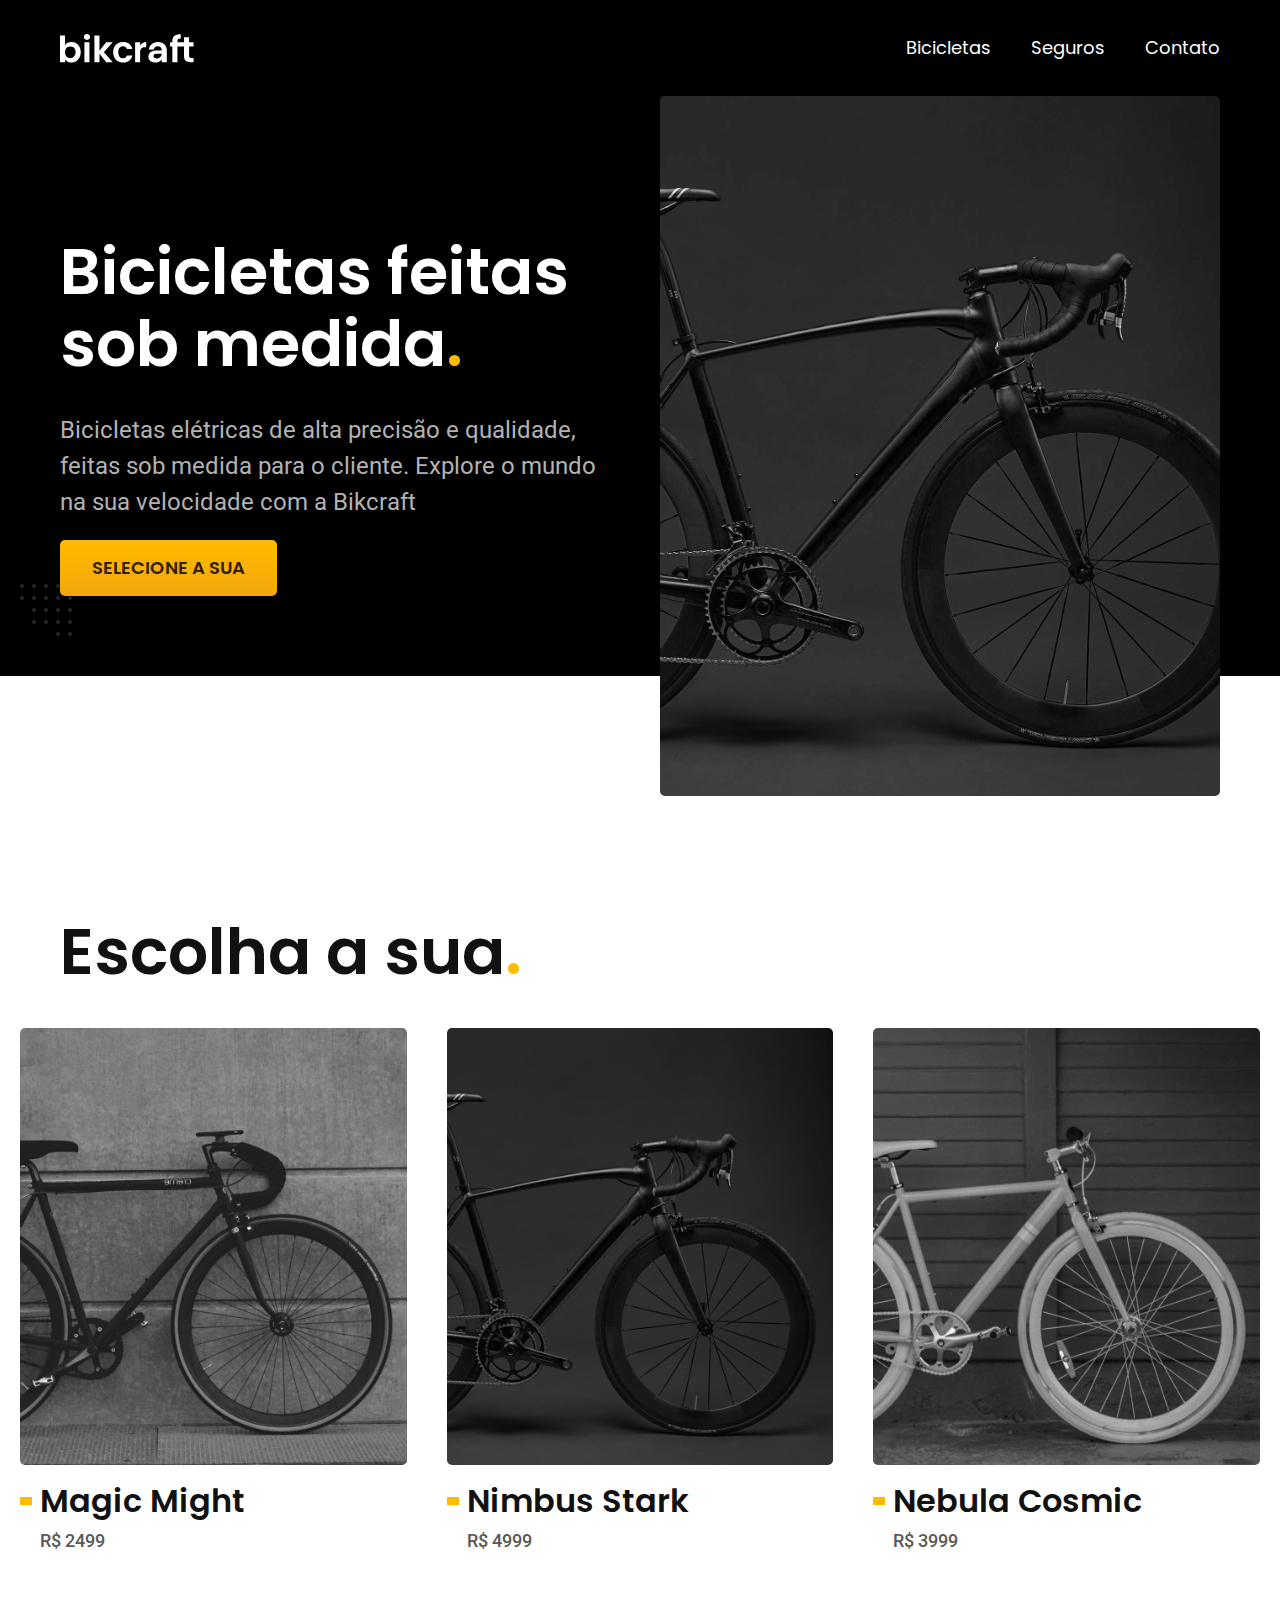
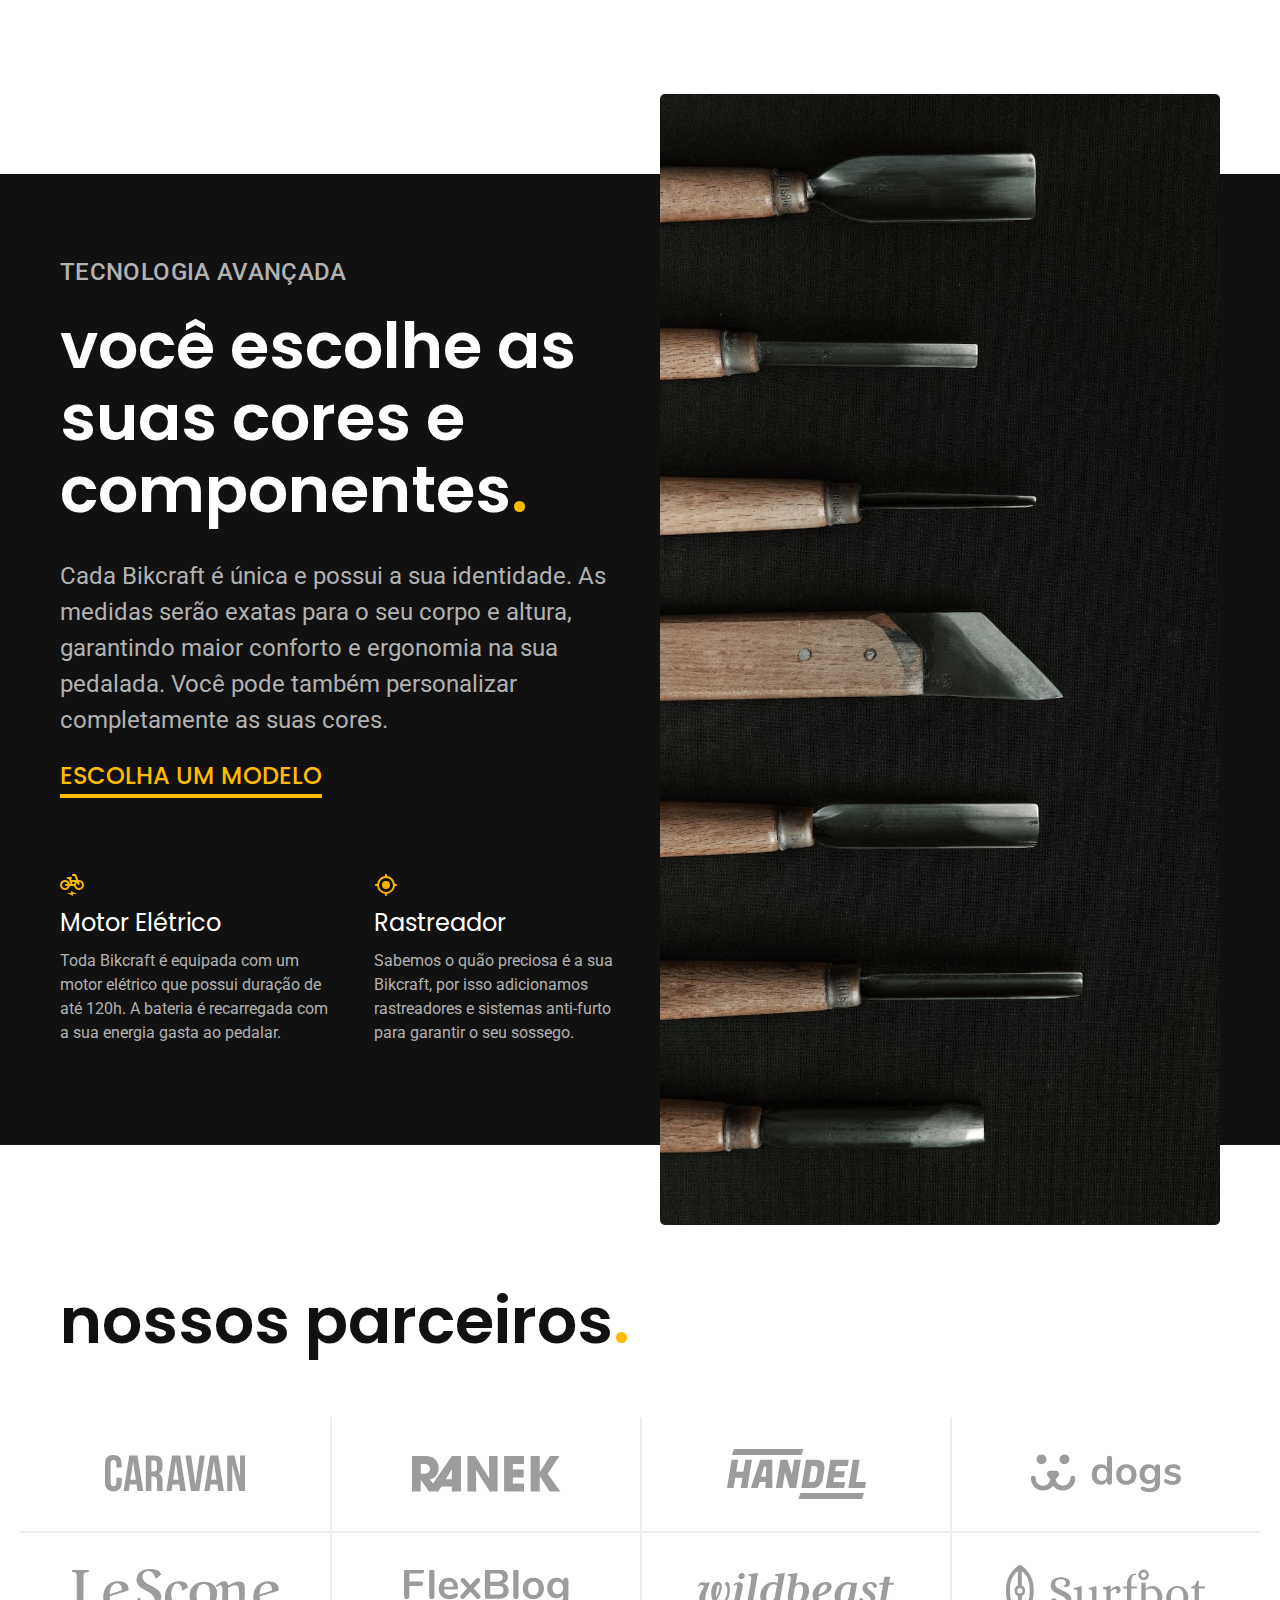
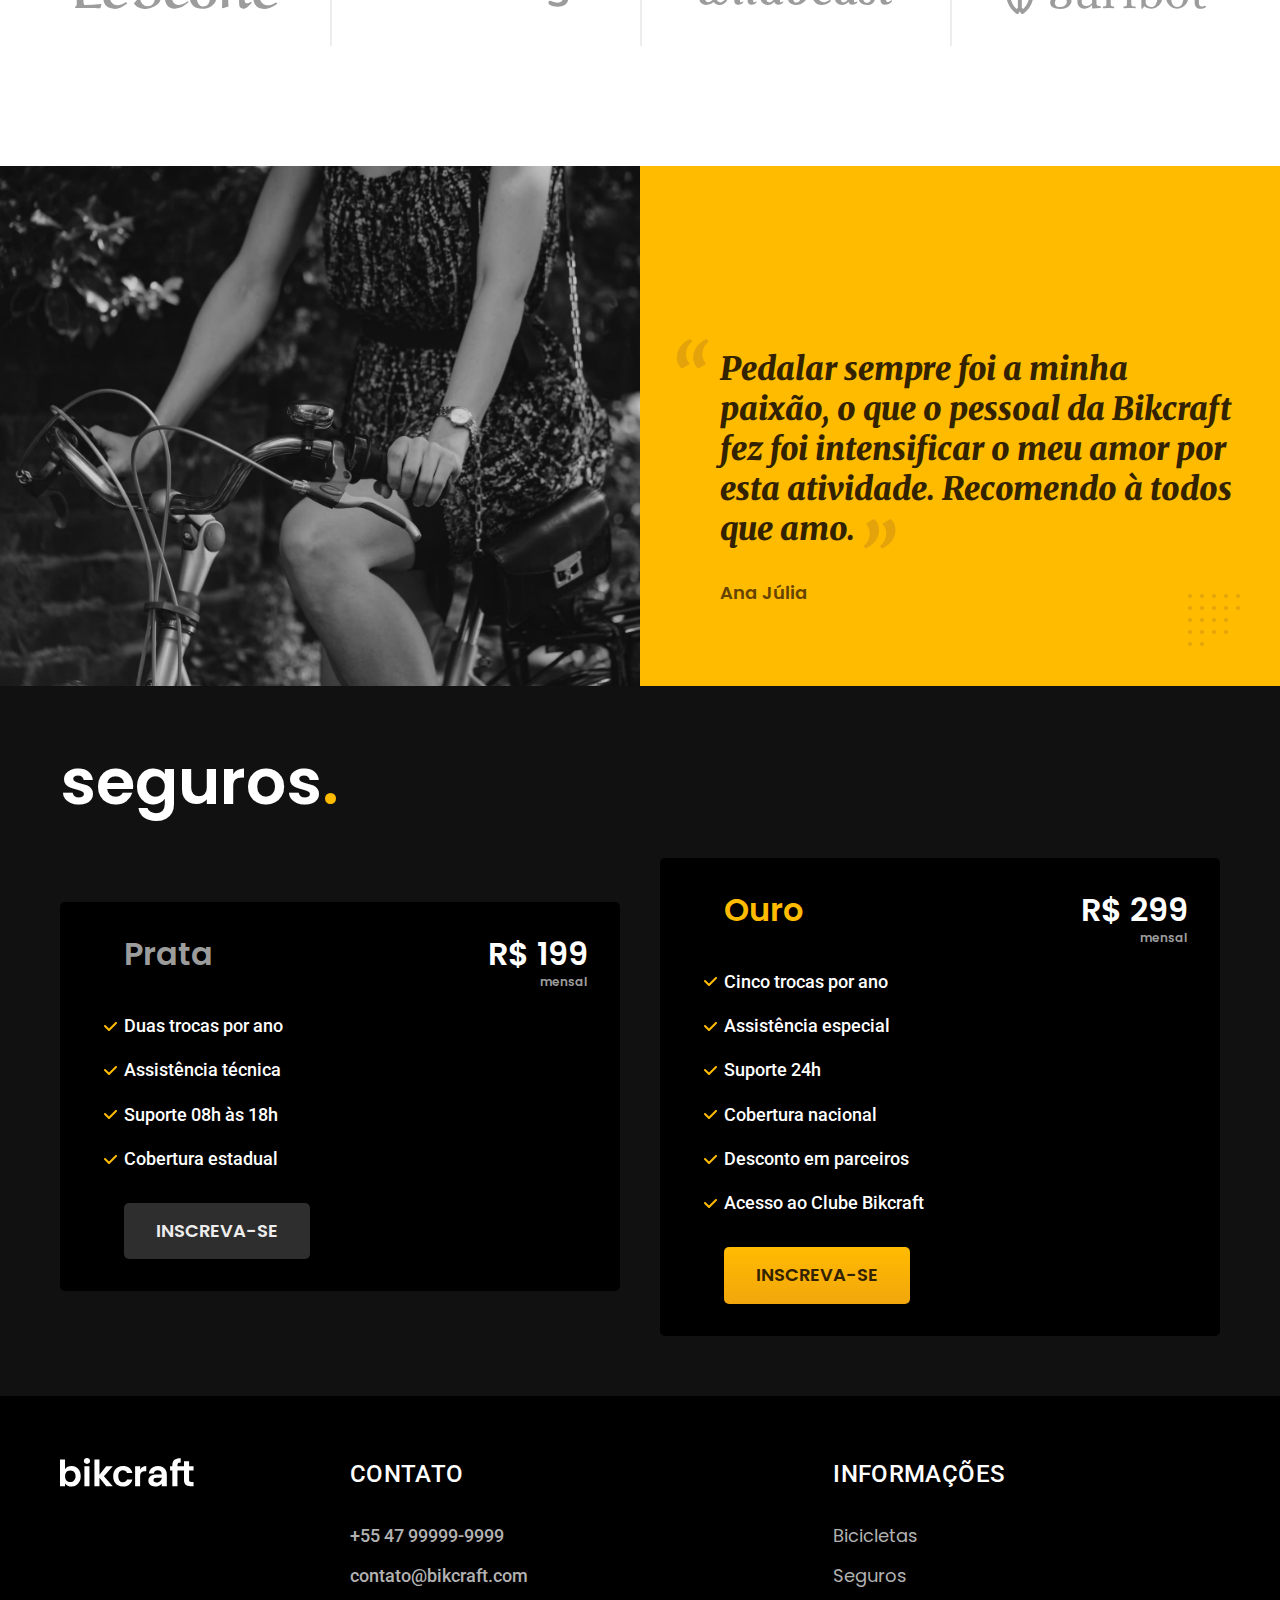
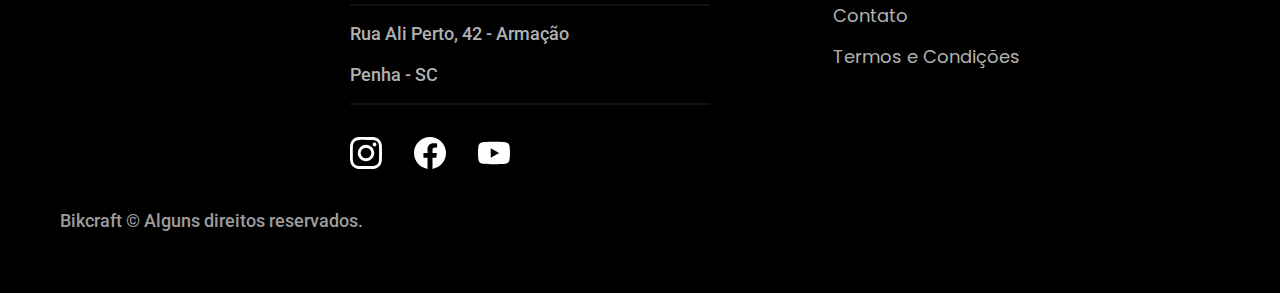
<file: index.html>
<!DOCTYPE html>
<html lang="pt-br">
<head>
  <meta charset="UTF-8">
  <meta name="viewport" content="width=device-width, initial-scale=1.0">
  <title>Bikcraft - Bicicletas Elétricas</title>
  <meta name="description" content="Bicicletas elétricas de alta precisão e qualidade, feitas sob medida para o cliente. Explore o mundo na sua velocidade com a Bikcraft">

  <link rel="shortcut icon" href="./favicon.svg" type="image/svg+xml">
  <link rel="preload" href="./css/style.min.css" as="style">
  <link rel="stylesheet" href="./css/style.min.css">

  <script>document.documentElement.classList.add('js')</script>

  <link rel="preconnect" href="https://fonts.googleapis.com">
  <link rel="preconnect" href="https://fonts.gstatic.com" crossorigin>
  <link href="https://fonts.googleapis.com/css2?family=Merriweather:ital,wght@1,900&family=Poppins:wght@400;600&family=Roboto:wght@400;500&display=swap" rel="stylesheet">
</head>

<body>

<!-- Seção 1: Header -->
    <header class="header-bg">

      <div class="header container">
        <a href="./"><img src="img/bikcraft.svg" width="136" height="32" alt=""></a>

        <nav aria-label="Primaria">
          <ul class="header-menu font-1-m cor-0">
            <li><a href="./bicicletas.html">Bicicletas</a></li>
            <li><a href="./seguros.html">Seguros</a></li>
            <li><a href="./contato.html">Contato</a></li>
          </ul>
        </nav>
      </div> 
    </header>

<!-- Seção 2: Introducão -->
    <main class="introducao-bg">

      <div class="introducao container">
      
        <div class="introducao-conteudo">
          <h1 class="font-1-xxl cor-0 fadeInDown" data-anime="200">Bicicletas feitas sob medida<span class="cor-p1">.</span></h1>
          <p class="font-2-l cor-5 fadeInDown" data-anime="400">Bicicletas elétricas de alta precisão e qualidade,  feitas sob medida para o cliente. Explore o mundo na sua velocidade com a Bikcraft</p>
          <a class="botao" href="./bicicletas.html" data-anime="600">Selecione a sua</a>
        </div>
      
        <picture class="fadeInDown" data-anime="800">
          <source media="(max-width: 800px)" srcset="./img/bicicletas/nimbus.jpg">
          <img src="./img/fotos/introducao.jpg" width="1280" height="1600" alt="Bicicleta elétrica preta">
        </picture>

      </div>
    </main>

<!-- Secão 3: Bicicletas -->
    <article class="bicicletas-lista">

      <h2 class="container font-1-xxl">Escolha a sua<span class="cor-p1">.</h2>
      
      <ul>
        <li>
          <a href="./bicicletas/magic.html">
            <img src="./img/bicicletas/magic-home.jpg" width="920" height="1040" alt="Bicicleta Magic Might">
            <h3 class="font-1-xl cor-11">Magic Might</h3>
            <span class="font-2-m cor-8">R$ 2499</span>
          </a>
        </li>

        <li>
          <a href="./bicicletas/nimbus.html">
            <img src="./img/bicicletas/nimbus-home.jpg" width="920" height="1040" alt="Bicicleta Nimbus Stark">
            <h3 class="font-1-xl cor-11">Nimbus Stark</h3>
            <span class="font-2-m cor-8">R$ 4999</span>
          </a>
        </li>

        <li>
          <a href="./bicicletas/nebula.html">
            <img src="./img/bicicletas/nebula-home.jpg" width="920" height="1040" alt="Bicicleta Nebula Cosmic">
            <h3 class="font-1-xl cor-11">Nebula Cosmic</h3>
            <span class="font-2-m cor-8">R$ 3999</span>
          </a>
        </li>
      </ul>

    </article>

<!-- Seção 4: Tecnologia -->
    <article class="tecnologia-bg">

      <div class="tecnologia container">

        <div class="tecnologia-conteudo">

          <span class="font-2-l-b cor-5">Tecnologia Avançada</span>

          <h2 class="font-1-xxl cor-0">você escolhe as suas cores e componentes<span class="cor-p1">.</span></h2>

          <p class="font-2-l cor-5">Cada Bikcraft é única e possui a sua identidade. As medidas serão exatas para o seu corpo e altura, garantindo maior conforto e ergonomia na sua pedalada. Você pode também personalizar completamente as suas cores.</p>

          <a class="link" href="./bicicletas/bicicletas.html">Escolha um modelo</a>

          <div class="tecnologia-vantagens">
            <div>
              <img src="img/icones/eletrica.svg" width="24" height="24" alt="">
              <h3 class="font-1-l cor-0">Motor Elétrico</h3>
              <p class="font-2-s cor-5">Toda Bikcraft é equipada com um motor elétrico que possui duração de até 120h. A bateria é recarregada com a sua energia gasta ao pedalar.</p>
            </div>

            <div>
                <img src="img/icones/rastreador.svg" width="24" height="24" alt="">
                <h3 class="font-1-l cor-0">Rastreador</h3>
                <p class="font-2-s cor-5">Sabemos o quão preciosa é a sua Bikcraft, por isso adicionamos rastreadores e sistemas anti-furto para garantir o seu sossego.</p>
            </div>

          </div>

        </div>
    
        <div class="tecnologia-imagem">
          <img src="./img/fotos/tecnologia.jpg" width="1200" height="1920" alt="">
        </div>
    </div>
    </article>
    
<!-- Seção 5: Parceiros -->
    <section class="parceiros" aria-label="Nossos Parceiros">
      <h2 class="container font-1-xxl">nossos parceiros<span class="cor-p1">.</span></h2>

      <ul>
        <li><img src="img/parceiros/caravan.svg" width="140" height="38" alt="caravan"></li>
        <li><img src="img/parceiros/ranek.svg" width="149" height="36" alt="ranek"></li>
        <li><img src="img/parceiros/handel.svg" width="139" height="50" alt="handel"></li>
        <li><img src="img/parceiros/dogs.svg" width="152" height="39" alt="dogs"></li>
        <li><img src="img/parceiros/lescone.svg" width="208" height="41" alt="lescone"></li>
        <li><img src="img/parceiros/flexblog.svg" width="165" height="38" alt="flexsblog"></li>
        <li><img src="img/parceiros/wildbeast.svg" width="196" height="34" alt="wildbeast"></li>
        <li><img src="img/parceiros/surfbot.svg" width="200" height="49" alt="surfbot"></li>
      </ul>
    </section>

<!-- Seção 6: Depoimento -->
    <section class="depoimento" aria-label="Depoimento">

        <div>
          <img src="img/fotos/depoimento.jpg" width="1560" height="1360" alt="Pessoa pedalando uma bicicleta Bikcraft">
        </div>

        <div class="depoimento-conteudo">
          <blockquote class="font-1-xl cor-p5">
            <p>Pedalar sempre foi a minha paixão, o que o pessoal da Bikcraft fez foi intensificar o meu amor por esta atividade. Recomendo à todos que amo.</p>
          </blockquote>
          <span class="font-1-m-b cor-p4">Ana Júlia</span>
        </div>
    </section>
    
<!-- Seção 7: Seguros -->
    <article class="seguros-bg" aria-labelledby="label-seguros">

      <div class="seguros container">

        <h2 class="font-1-xxl cor-0" id="label-seguros">seguros<span class="cor-p1">.</span></h2>

        <div class="seguros-item">
          <h3 class="font-1-xl cor-6">Prata</h3>
          <span class="font-1-xl cor-0">R$ 199 <span class="font-1-xs cor-6">mensal</span></span>
          <ul class="font-2-m cor-0">
            <li>Duas trocas por ano</li>
            <li>Assistência técnica</li>
            <li>Suporte 08h às 18h</li>
            <li>Cobertura estadual</li>
          </ul>
          <a class="botao secundario" href="./orcamento.html">Inscreva-se</a>
        </div>

        <div class="seguros-item">
          <h3 class="font-1-xl cor-p1">Ouro</h3>
          <span class="font-1-xl cor-0">R$ 299 <span class="font-1-xs cor-6">mensal</span></span>
          <ul class="font-2-m cor-0">
            <li>Cinco trocas por ano</li>
            <li>Assistência especial</li>
            <li>Suporte 24h</li>
            <li>Cobertura nacional</li>
            <li>Desconto em parceiros</li>
            <li>Acesso ao Clube Bikcraft</li>
          </ul>
          <a class="botao" href="./orcamento.html">Inscreva-se</a>
        </div>
      </div>

    </article>

<!-- Seção 8: Footer -->
    <footer class="footer-bg">
      <div class="footer container">
          <img src="img/bikcraft.svg" width="136" height="32" alt="">

          <div class="footer-contato">
            <h3 class="font-2-l-b cor-0">Contato</h3>
            <ul class="font-2-m cor-5">
              <li><a href="tel:+554799999-9999">+55 47 99999-9999</a></li>
              <li><a href="mailto:contato@bikcraft.com">contato@bikcraft.com</a></li>
              <li>Rua Ali Perto, 42 - Armação</li>
              <li>Penha - SC</li>
            </ul>

            <div class="footer-redes">
              <a href="./">
                <img src="img/redes/instagram.svg" width="32" height="32" alt="">
              </a>
              <a href="./">
                <img src="img/redes/facebook.svg" width="32" height="32" alt="">
              </a>
              <a href="./">
                <img src="img/redes/youtube.svg" width="32" height="32" alt="">
              </a>
            </div>
          </div>

          <div class="footer-informacoes">
            <h3 class="font-2-l-b cor-0">Informações</h3>
            <nav>
              <ul class="font-1-m cor-5">
                <li><a href="./bicicletas.html">Bicicletas</a></li>
                <li><a href="./seguros.html">Seguros</a></li>
                <li><a href="./contato.html">Contato</a></li>
                <li><a href="./termos.html">Termos e Condições</a></li>
              </ul>
            </nav>
          </div>

          <p class="footer-copy font-2-m cor-6">Bikcraft © Alguns direitos reservados.</p>
      </div>
    </footer>

<!-- Rodando o JavaScript -->
<script src="./js/plugins/simple-anime.js"></script>
<script src="./js/script.js"></script>
</body>

</html>
</file>
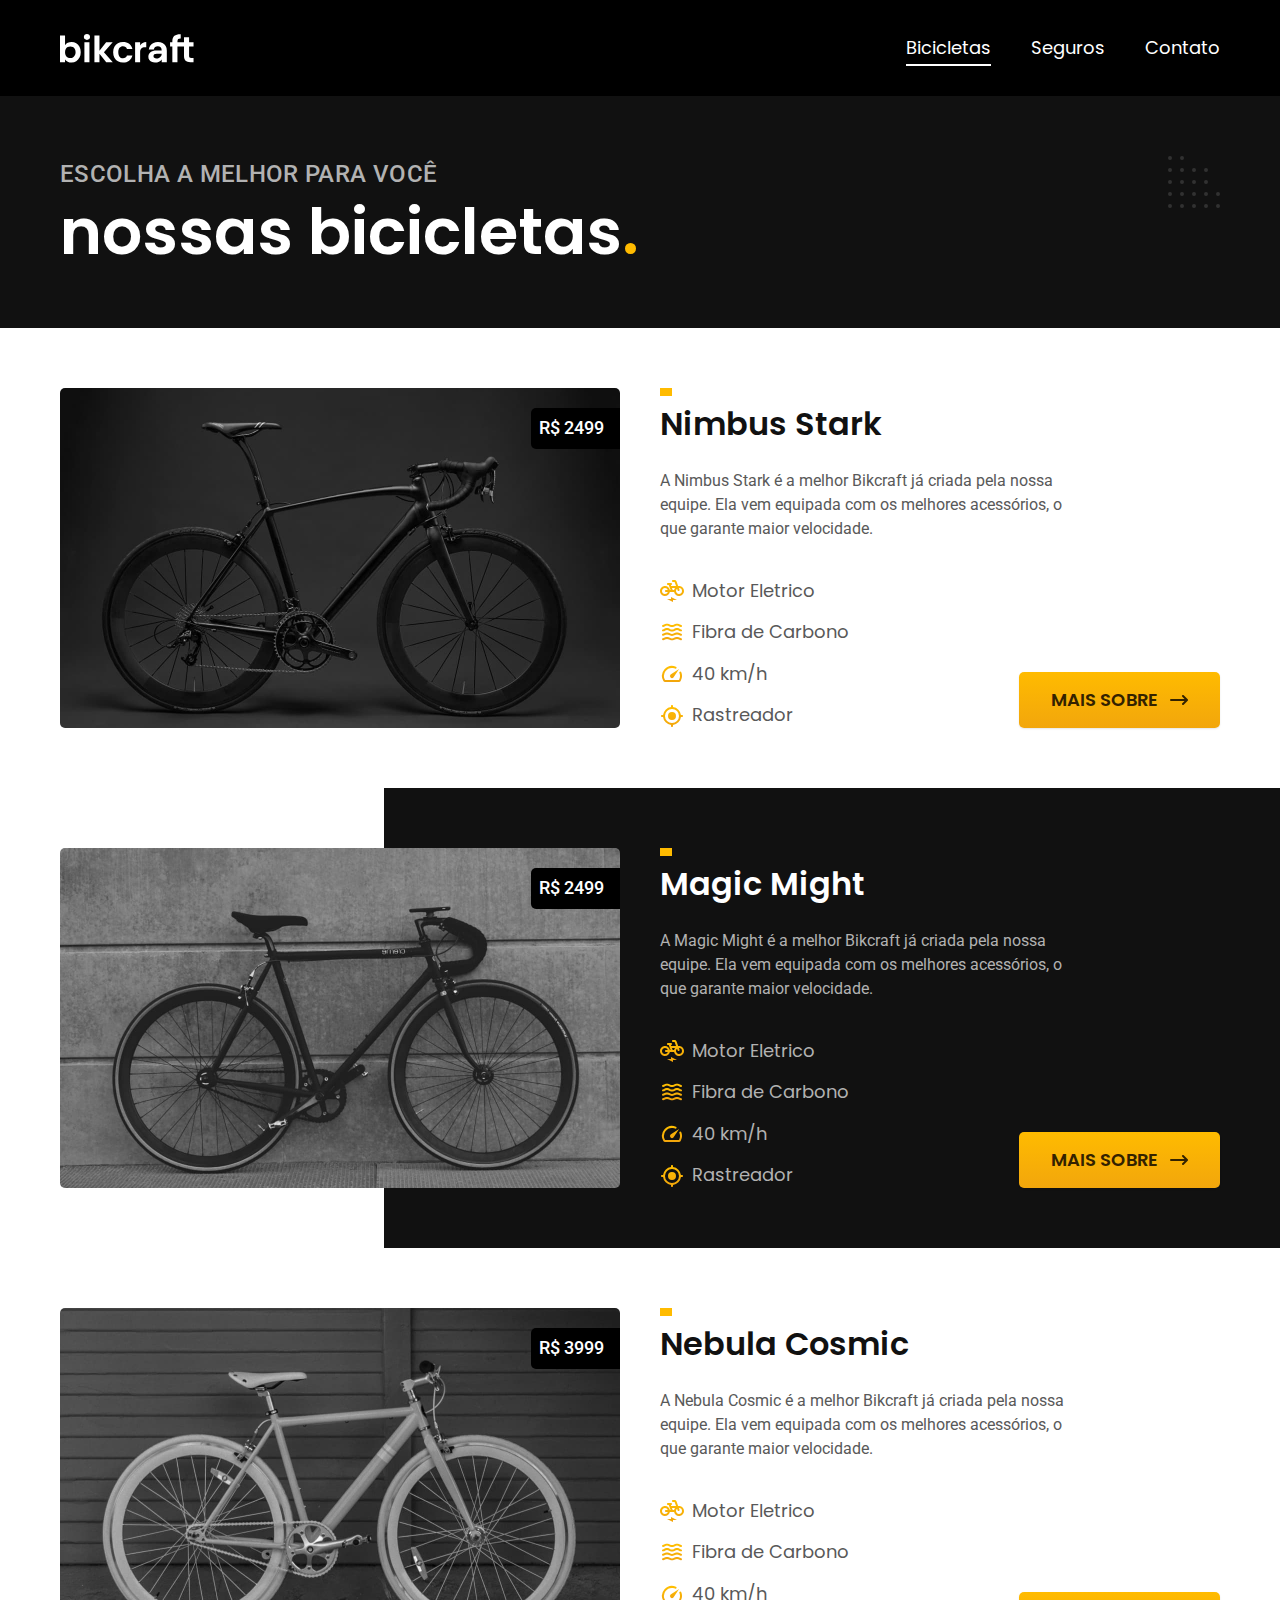
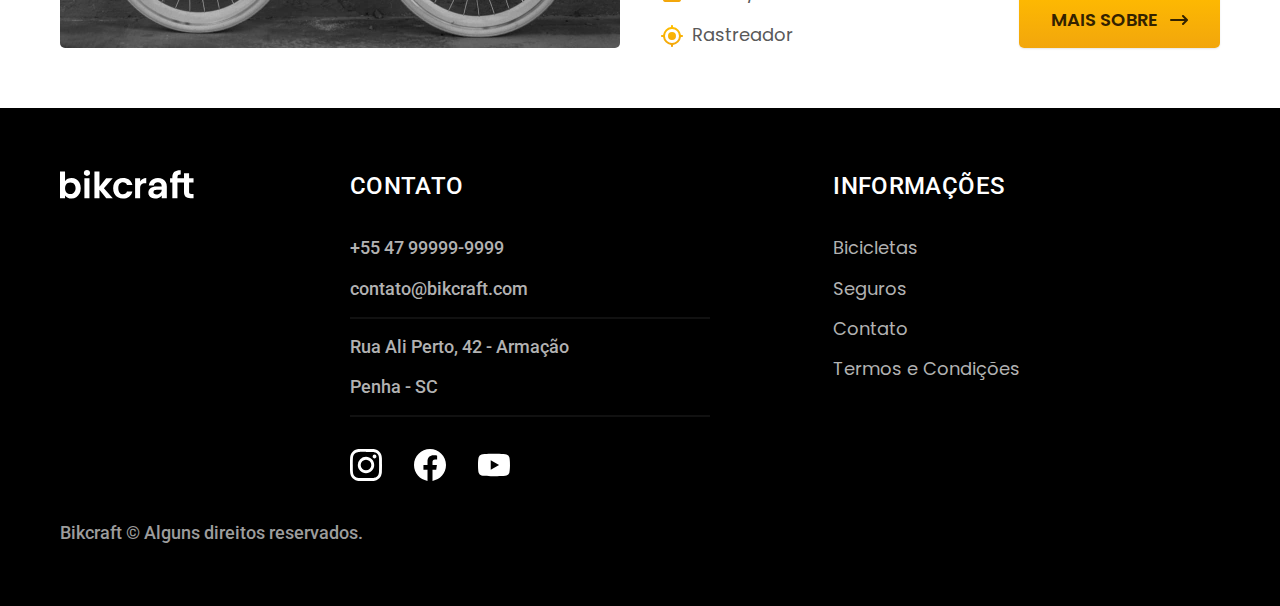
<file: bicicletas.html>
<!DOCTYPE html>
<html lang="pt-br">
<head>
  <meta charset="UTF-8">
  <meta name="viewport" content="width=device-width, initial-scale=1.0">
  <title>Bicicletas | Bikcraft</title>
  <meta name="description" content="Termos e condições.">

  <link rel="shortcut icon" href="./favicon.svg" type="image/svg+xml">
  <link rel="preload" href="./css/style.min.css" as="style">
  <link rel="stylesheet" href="./css/style.min.css">

  <script>document.documentElement.classList.add('js')</script>

  <link rel="preconnect" href="https://fonts.googleapis.com">
  <link rel="preconnect" href="https://fonts.gstatic.com" crossorigin>
  <link href="https://fonts.googleapis.com/css2?family=Merriweather:ital,wght@1,900&family=Poppins:wght@400;600&family=Roboto:wght@400;500&display=swap" rel="stylesheet">
</head>

<body id="bicicletas">

<!-- Seção 1: Header -->
    <header class="header-bg">

      <div class="header container">
        <a href="./"><img src="img/bikcraft.svg" width="136" height="32" alt="Logo Bikcraft"></a>

        <nav aria-label="Primaria">
          <ul class="header-menu font-1-m cor-0">
            <li><a href="./bicicletas.html">Bicicletas</a></li>
            <li><a href="./seguros.html">Seguros</a></li>
            <li><a href="./contato.html">Contato</a></li>
          </ul>
        </nav>
      </div> 
    </header>

<!-- Seção 2: Bicicletas -->
    <main>
      <div class="titulo-bg">
        <div class="titulo container">
          <p class="font-2-l-b cor-5">Escolha a melhor para você</p>
          <h1 class="font-1-xxl cor-0">nossas bicicletas<span class="cor-p1">.</span></h1>
        </div>
      </div>

      <!-- Bicicleta 1: Nimbus Startk -->
      <div class="bicicletas container">
        <div class="bicicletas-imagem">
          <img src="img/bicicletas/nimbus.jpg" width="1120" height="680" alt="">
          <span class="font-2-m cor-0">R$ 2499</span>
        </div>

        <div class="bicicletas-conteudo">
          <h2 class="font-1-xl">Nimbus Stark</h2>
          <p class="font-2-s cor-8">A Nimbus Stark é a melhor Bikcraft já criada pela nossa equipe. Ela vem equipada com os melhores acessórios, o que garante maior velocidade.</p>
          <ul class="font-1-m cor-8">
            <li><img src="img/icones/eletrica.svg" width="32" height="32" alt="">Motor Eletrico</li>
            <li><img src="img/icones/carbono.svg" width="32" height="32" alt="">Fibra de Carbono</li>
            <li><img src="img/icones/velocidade.svg" width="32" height="32" alt="">40 km/h</li>
            <li><img src="img/icones/rastreador.svg" width="32" height="32" alt="">Rastreador</li>
          </ul>
          <a class="botao seta" href="./bicicletas/nimbus.html">Mais Sobre</a>
        </div>
      </div>
      
      <!-- Bicicleta 2: Magic Might -->
      <div class="bicicletas-bg">
        <div class="bicicletas container">
          <div class="bicicletas-imagem">
            <img src="img/bicicletas/magic.jpg" width="1120" height="680" alt="">
            <span class="font-2-m cor-0">R$ 2499</span>
          </div>

          <div class="bicicletas-conteudo">
            <h2 class="font-1-xl cor-0">Magic Might</h2>
            <p class="font-2-s cor-5">A Magic Might é a melhor Bikcraft já criada pela nossa equipe. Ela vem equipada com os melhores acessórios, o que garante maior velocidade.</p>
            <ul class="font-1-m cor-5">
              <li><img src="img/icones/eletrica.svg" width="32" height="32" alt="">Motor Eletrico</li>
              <li><img src="img/icones/carbono.svg" width="32" height="32" alt="">Fibra de Carbono</li>
              <li><img src="img/icones/velocidade.svg" width="32" height="32" alt="">40 km/h</li>
              <li><img src="img/icones/rastreador.svg" width="32" height="32" alt="">Rastreador</li>
            </ul>
            <a class="botao seta" href="./bicicletas/magic.html">Mais Sobre</a>
          </div>
        </div>
      </div>
      
      <!-- Bicicleta 3: Nebula Cosmic -->
      <div class="bicicletas container">
        <div class="bicicletas-imagem">
          <img src="img/bicicletas/nebula.jpg" width="1120" height="680" alt="">
          <span class="font-2-m cor-0">R$ 3999</span>
        </div>

        <div class="bicicletas-conteudo">
          <h2 class="font-1-xl">Nebula Cosmic</h2>
          <p class="font-2-s cor-8">A Nebula Cosmic é a melhor Bikcraft já criada pela nossa equipe. Ela vem equipada com os melhores acessórios, o que garante maior velocidade.</p>
          <ul class="font-1-m cor-8">
            <li><img src="img/icones/eletrica.svg" width="32" height="32" alt="">Motor Eletrico</li>
            <li><img src="img/icones/carbono.svg" width="32" height="32" alt="">Fibra de Carbono</li>
            <li><img src="img/icones/velocidade.svg" width="32" height="32" alt="">40 km/h</li>
            <li><img src="img/icones/rastreador.svg" width="32" height="32" alt="">Rastreador</li>
          </ul>
          <a class="botao seta" href="./bicicletas/nebula.html">Mais Sobre</a>
        </div>
      </div>
    </main>

<!-- Seção 3: Footer -->
    <footer class="footer-bg">
      <div class="footer container">
          <img src="img/bikcraft.svg" width="136" height="32" alt="">

          <div class="footer-contato">
            <h3 class="font-2-l-b cor-0">Contato</h3>
            <ul class="font-2-m cor-5">
              <li><a href="tel:+554799999-9999">+55 47 99999-9999</a></li>
              <li><a href="mailto:contato@bikcraft.com">contato@bikcraft.com</a></li>
              <li>Rua Ali Perto, 42 - Armação</li>
              <li>Penha - SC</li>
            </ul>

            <div class="footer-redes">
              <a href="./">
                <img src="img/redes/instagram.svg" width="32" height="32" alt="">
              </a>
              <a href="./">
                <img src="img/redes/facebook.svg" width="32" height="32" alt="">
              </a>
              <a href="./">
                <img src="img/redes/youtube.svg" width="32" height="32" alt="">
              </a>
            </div>
          </div>

          <div class="footer-informacoes">
            <h3 class="font-2-l-b cor-0">Informações</h3>
            <nav>
              <ul class="font-1-m cor-5">
                <li><a href="./bicicletas.html">Bicicletas</a></li>
                <li><a href="./seguros.html">Seguros</a></li>
                <li><a href="./contato.html">Contato</a></li>
                <li><a href="./termos.html">Termos e Condições</a></li>
              </ul>
            </nav>
          </div>

          <p class="footer-copy font-2-m cor-6">Bikcraft © Alguns direitos reservados.</p>
      </div>
    </footer>
<!-- Rodando o JavaScript -->
<script src="./js/script.js"></script>
</body>

</html>
</file>
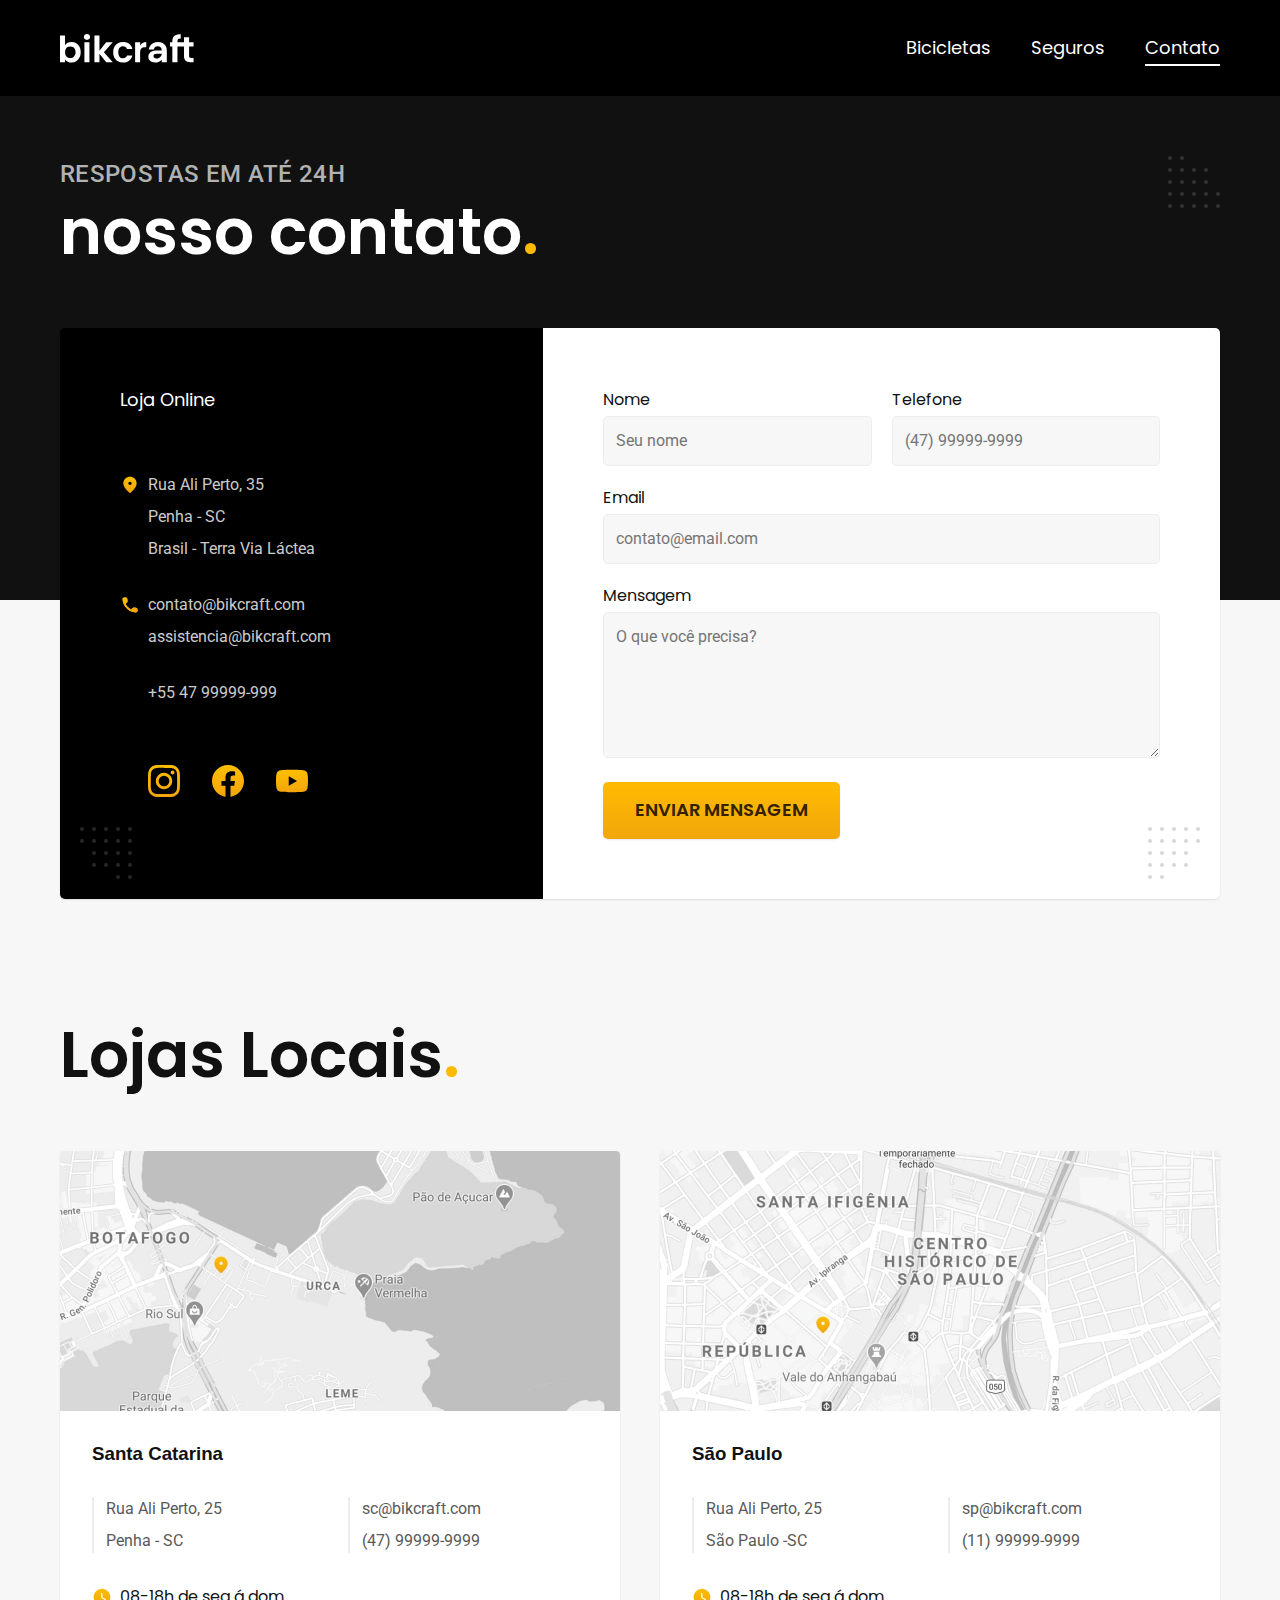
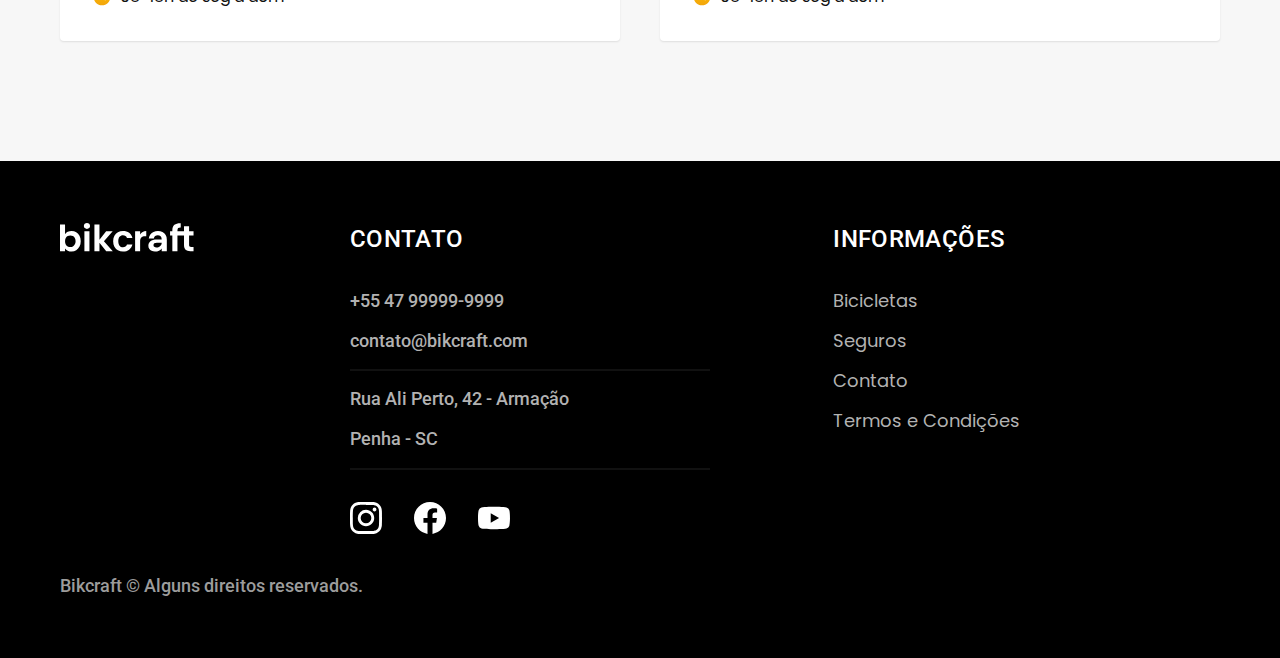
<file: contato.html>
<!DOCTYPE html>
<html lang="pt-br">
<head>
  <meta charset="UTF-8">
  <meta name="viewport" content="width=device-width, initial-scale=1.0">
  <title>Contato | Bikcraft</title>
  <meta name="description" content="Termos e condições.">

  <link rel="shortcut icon" href="./favicon.svg" type="image/svg+xml">
  <link rel="preload" href="./css/style.min.css" as="style">
  <link rel="stylesheet" href="./css/style.min.css">
  
  <script>document.documentElement.classList.add('js')</script>

  <link rel="preconnect" href="https://fonts.googleapis.com">
  <link rel="preconnect" href="https://fonts.gstatic.com" crossorigin>
  <link href="https://fonts.googleapis.com/css2?family=Merriweather:ital,wght@1,900&family=Poppins:wght@400;600&family=Roboto:wght@400;500&display=swap" rel="stylesheet">
</head>

<body id="contato">

<!-- Seção 1: Header -->
    <header class="header-bg">

      <div class="header container">
        <a href="./"><img src="img/bikcraft.svg" width="136" height="32" alt=""></a>

        <nav aria-label="Primaria">
          <ul class="header-menu font-1-m cor-0">
            <li><a href="./bicicletas.html">Bicicletas</a></li>
            <li><a href="./seguros.html">Seguros</a></li>
            <li><a href="./contato.html">Contato</a></li>
          </ul>
        </nav>
      </div> 
    </header>

<!-- Seção 2: Contato -->
    <main>
      <div class="titulo-bg">
        <div class="titulo container">
          <p class="font-2-l-b cor-5">Respostas em até 24H</p>
          <h1 class="font-1-xxl cor-0">nosso contato<span class="cor-p1">.</span></h1>
        </div>
      </div>

      <div class="contato container">

        <section class="contato-dados" aria-label="Endereço">
          
          <h2 class="font-1-m cor-0">Loja Online</h2>

          <div class="contato-endereco font-2-s cor-4">
            <p>Rua Ali Perto, 35</p>
            <p>Penha - SC</p>
            <p>Brasil - Terra Via Láctea</p>
          </div>

          <address class="contato-meios font-2-s cor-4">
            <a href="mailto:contato@bikcraft.com">contato@bikcraft.com</a>
            <a href="mailto:assistencia@bikcraft.com">assistencia@bikcraft.com</a>
            <a href="tel:5547999999999">+55 47 99999-999</a>
          </address>

          <div class="contato-redes">
            <a href="./"><img src="img/redes/instagram-p.svg" width="32" height="32" alt=""></a>
            <a href="./"><img src="img/redes/facebook-p.svg" width="32" height="32" alt=""></a>
            <a href="./"><img src="img/redes/youtube-p.svg" width="32" height="32" alt=""></a>
          </div>
        </section>

        <section class="contato-formulario" aria-label="Formulario">
          <form class="form" action="./contato.html">

            <div>
              <label for="nome">Nome</label>
              <input type="text" id="nome" name="nome" placeholder="Seu nome">
            </div>

            <div>
              <label for="telefone">Telefone</label>
              <input type="text" id="telefone" name="telefone" placeholder="(47) 99999-9999">
            </div>

            <div class="col-2">
              <label for="email">Email</label>
              <input type="email" id="email" name="email" placeholder="contato@email.com">
            </div>

            <div class="col-2">
              <label for="mensagem">Mensagem</label>
              <textarea name="mensagem" id="mensagem" rows="5" placeholder="O que você precisa?"></textarea>
            </div>

            <button class="botao col-2">Enviar Mensagem</button>
          </form>
        </div>
      </section>
    </main>

<!-- Seção 3: Lojas -->
    <article class="lojas container">
      <h2 class="font-1-xxl">Lojas Locais<span class="cor-p1">.</span></h2>

      <div class="lojas-item">
        <img src="img/lojas/rj.jpg" width="1120" height="520" alt="mapa marcando o endereço em Rua Ali Perto, 25 - Penha - SC">
        
      
        <div class="lojas-conteudo">
          <h3>Santa Catarina</h3>
          <div class="lojas-dados font-2-s cor-8">
            <p>Rua Ali Perto, 25</p>
            <p>Penha - SC</p>
          </div>
          <div class="lojas-dados font-2-s cor-8">
            <a href="mailto:sc@bikcraft.com">sc@bikcraft.com</a>
            <a href="tel:5547999999999">(47) 99999-9999</a>
          </div>
        
          <p class="lojas-tempo font-1-s"><img src="./img/icones/horario.svg" width="20" height="20" alt=""> 08-18h de seg á dom</p>
        </div>
      </div>

      <div class="lojas-item">
        <img src="img/lojas/sp.jpg" alt="mapa marcando o endereço em Rua Ali Perto, 25 - Penha - SC">
      
        <div class="lojas-conteudo">
          <h3>São Paulo</h3>

          <div class="lojas-dados font-2-s cor-8">
            <p>Rua Ali Perto, 25</p>
            <p>São Paulo -SC</p>
          </div>

          <div class="lojas-dados font-2-s cor-8">
              <a href="mailto:sc@bikcraft.com">sp@bikcraft.com</a>
              <a href="tel:5511999999999">(11) 99999-9999</a>
          </div>
          
          <p class="lojas-tempo font-1-s"><img src="./img/icones/horario.svg" width="20" height="20" alt=""> 08-18h de seg á dom</p>
        </div>
      </div>
    </article>

<!-- Seção 4: Footer -->
    <footer class="footer-bg">
      <div class="footer container">
          <img src="img/bikcraft.svg" width="136" height="32" alt="">

          <div class="footer-contato">
            <h3 class="font-2-l-b cor-0">Contato</h3>
            <ul class="font-2-m cor-5">
              <li><a href="tel:+554799999-9999">+55 47 99999-9999</a></li>
              <li><a href="mailto:contato@bikcraft.com">contato@bikcraft.com</a></li>
              <li>Rua Ali Perto, 42 - Armação</li>
              <li>Penha - SC</li>
            </ul>

            <div class="footer-redes">
              <a href="./">
                <img src="img/redes/instagram.svg" width="32" height="32" alt="">
              </a>
              <a href="./">
                <img src="img/redes/facebook.svg" width="32" height="32" alt="">
              </a>
              <a href="./">
                <img src="img/redes/youtube.svg" width="32" height="32" alt="">
              </a>
            </div>
          </div>

          <div class="footer-informacoes">
            <h3 class="font-2-l-b cor-0">Informações</h3>
            <nav>
              <ul class="font-1-m cor-5">
                <li><a href="./bicicletas.html">Bicicletas</a></li>
                <li><a href="./seguros.html">Seguros</a></li>
                <li><a href="./contato.html">Contato</a></li>
                <li><a href="./termos.html">Termos e Condições</a></li>
              </ul>
            </nav>
          </div>

          <p class="footer-copy font-2-m cor-6">Bikcraft © Alguns direitos reservados.</p>
      </div>
    </footer>
<!-- Rodando o JavaScript -->
<script src="./js/script.js"></script>
</body>

</html>
</file>
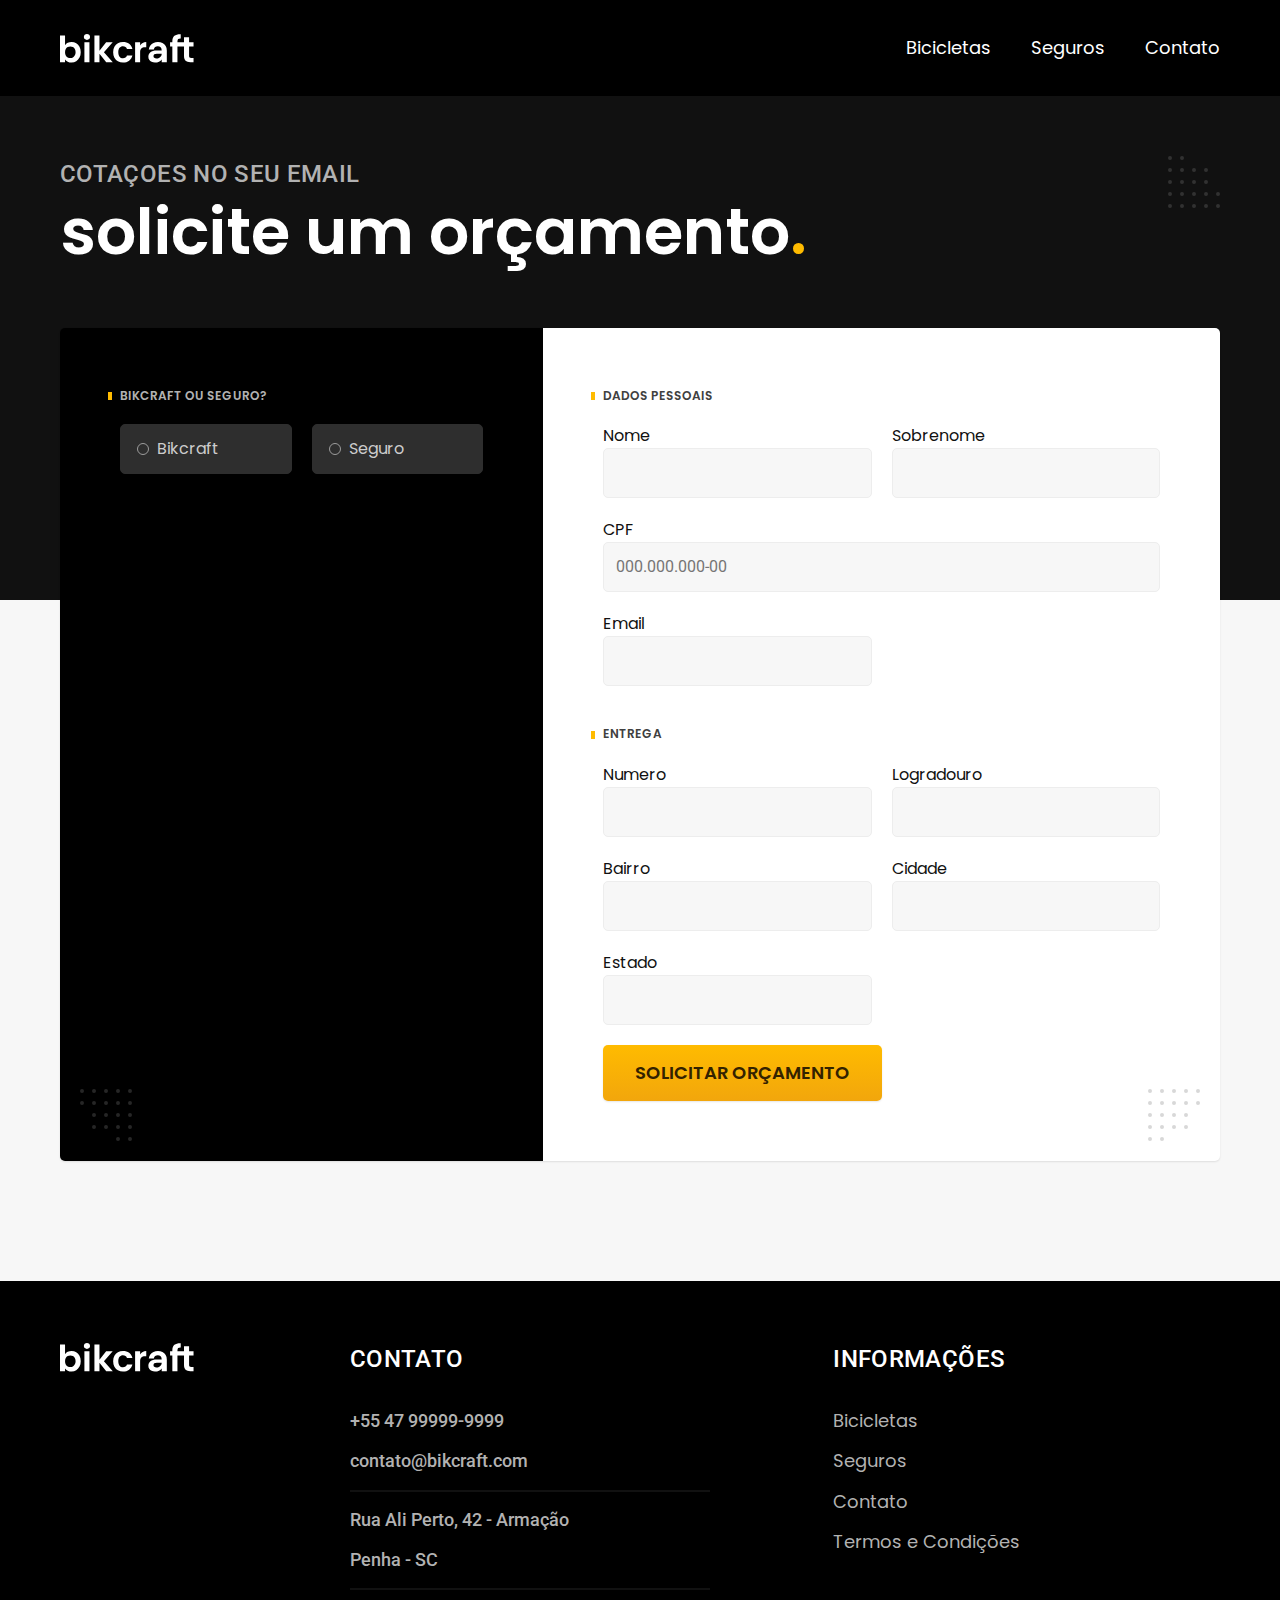
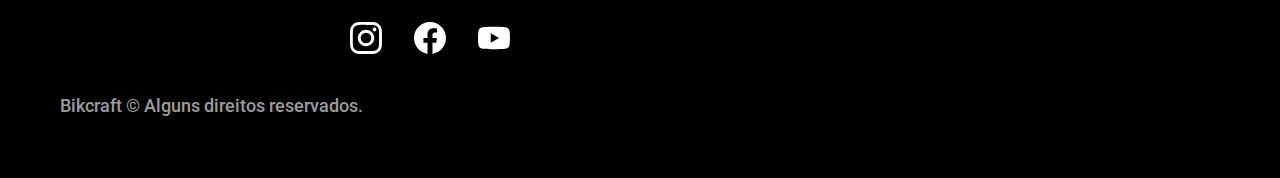
<file: orcamento.html>
<!DOCTYPE html>
<html lang="pt-br">
<head>
  <meta charset="UTF-8">
  <meta name="viewport" content="width=device-width, initial-scale=1.0">
  <title>Orçamento | Bikcraft</title>
  <meta name="description" content="Termos e condições.">

  <link rel="shortcut icon" href="./favicon.svg" type="image/svg+xml">
  <link rel="preload" href="./css/style.min.css" as="style">
  <link rel="stylesheet" href="./css/style.min.css">

  <script>document.documentElement.classList.add('js')</script>

  <link rel="preconnect" href="https://fonts.googleapis.com">
  <link rel="preconnect" href="https://fonts.gstatic.com" crossorigin>
  <link href="https://fonts.googleapis.com/css2?family=Merriweather:ital,wght@1,900&family=Poppins:wght@400;600&family=Roboto:wght@400;500&display=swap" rel="stylesheet">
</head>

<body id="orcamento">

<!-- Seção 1: Header -->
    <header class="header-bg">

      <div class="header container">
        <a href="./"><img src="img/bikcraft.svg" width="136" height="32" alt=""></a>

        <nav aria-label="Primaria">
          <ul class="header-menu font-1-m cor-0">
            <li><a href="./bicicletas.html">Bicicletas</a></li>
            <li><a href="./seguros.html">Seguros</a></li>
            <li><a href="./contato.html">Contato</a></li>
          </ul>
        </nav>
      </div> 
    </header>

<!-- Seção 2: Orcamento -->
    <main>
      <div class="titulo-bg">
        <div class="titulo container">
          <p class="font-2-l-b cor-5">Cotaçoes no seu email</p>
          <h1 class="font-1-xxl cor-0">solicite um orçamento<span class="cor-p1">.</span></h1>
        </div>
      </div>

          <form class="orcamento container" action="./orcamento.html">

            <!-- Produtos -->
            <div class="orcamento-produto">
              <h2 class="font-1-xs cor-5">Bikcraft ou Seguro?</h2>

              <!-- Selecionar opção -->
              <input type="radio" name="tipo" value="bikcraft" id="bikcraft">
              <label for="bikcraft">Bikcraft</label>

              <input type="radio" name="tipo" value="seguro" id="seguro">
              <label for="seguro">Seguro</label>

              <!-- Opção: Bikcraft -->
              <div class="orcamento-conteudo" id="orcamento-bikcraft">
                <h2 class="font-1-xs cor-5">Escolha a sua</h2>

                <!-- Opção: Nimbus Stark -->
                <input type="radio" name="produto" value="nimbus" id="nimbus">
                <label for="nimbus">Nimbus Stark <span>R$ 4999</span></label>

                <div class="orcamento-detalhes">
                  <ul class="font-1-xs cor-8">
                    <li><img src="./img/icones/eletrica.svg" width="32" height="32" alt="">Motor Elétrico</li>
                    <li><img src="./img/icones/carbono.svg" width="32" height="32" alt="">Fibra de carbono</li>
                    <li><img src="./img/icones/velocidade.svg" width="32" height="32" alt="">50 km/h</li>
                    <li><img src="./img/icones/rastreador.svg" width="32" height="32" alt="">Rastreador</li>
                  </ul>
                  <img src="./img/bicicletas/nimbus.jpg" width="1120" height="680" alt="Bicicleta preta">
                </div>

                <!-- Opção: Magic Might -->
                <input type="radio" name="produto" value="magic" id="magic">
                <label for="magic">Magic Might <span>R$ 2499</span></label> 

                <div class="orcamento-detalhes">
                  <ul class="font-1-xs cor-8">
                    <li><img src="./img/icones/eletrica.svg" width="32" height="32" alt="">Motor Elétrico</li>
                    <li><img src="./img/icones/carbono.svg" width="32" height="32" alt="">Fibra de carbono</li>
                    <li><img src="./img/icones/velocidade.svg" width="32" height="32" alt="">45 km/h</li>
                    <li><img src="./img/icones/rastreador.svg" width="32" height="32" alt="">Rastreador</li>
                  </ul>
                  <img src="./img/bicicletas/magic.jpg" width="1120" height="680"  alt="Bicicleta preta">
                </div>

                <!-- Opção: Nebula Cosmic -->
                <input type="radio" name="produto" value="nebula" id="nebula">
                <label for="nebula">Nebula Cosmic <span>R$ 3999</span></label>  
              

              <div class="orcamento-detalhes">
                <ul class="font-1-xs cor-8">
                  <li><img src="./img/icones/eletrica.svg" width="32" height="32" alt="">Motor Elétrico</li>
                  <li><img src="./img/icones/carbono.svg" width="32" height="32" alt="">Fibra de carbono</li>
                  <li><img src="./img/icones/velocidade.svg" width="32" height="32" alt="">40 km/h</li>
                  <li><img src="./img/icones/rastreador.svg" width="32" height="32" alt="">Rastreador</li>
                </ul>
                <img src="./img/bicicletas/nebula.jpg" width="1120" height="680" alt="Bicicleta preta">
              </div>
            </div>

              <!-- Opção: Seguro -->
              <div class="orcamento-conteudo" id="orcamento-seguro">
                <h2 class="font-1-xs cor-5">Escolha o plano</h2>

                <!-- Opção: Prata -->
                <input type="radio" name="produto" value="prata" id="prata">
                <label for="prata">Prata<span>R$ 199</span></label>

                <!-- Opção: Ouro -->
                <input type="radio" name="produto" value="ouro" id="ouro">
                <label for="ouro">Ouro<span>R$ 299</span></label>

              </div>
            </div>

            <!-- Dados do cliente -->
            <div class="orcamento-dados form">
              <h2 class="font-1-xs cor-9 col-2">dados pessoais</h2>

              <div>
                <label for="nome">Nome</label>
                <input type="text" id="nome" name="nome">
              </div>

              <div>
                <label for="sobrenome">Sobrenome</label>
                <input type="text" id="sobrenome" name="sobrenome">
              </div>

              <div class="col-2">
                <label for="cpf">CPF</label>
                <input type="text" id="cpf" name="cpf" placeholder="000.000.000-00">
              </div>

              <div class="col-2cep">
                <label for="email">Email</label>
                <input type="email" id="email" name="email">
              </div>

              <h2 class="font-1-xs cor-9 col-2">entrega</h2>
              <div>
                <label for="numero">Numero</label>
                <input type="text" id="numero" name="numero">
              </div>

              <div>
                <label for="logradouro">Logradouro</label>
                <input type="text" id="logradouro" name="logradouro">
              </div>

              <div>
                <label for="bairro">Bairro</label>
                <input type="text" id="bairro" name="bairro">
              </div>

              <div>
                <label for="cidade">Cidade</label>
                <input type="text" id="cidade" name="cidade">
              </div>

              <div>
                <label for="estado">Estado</label>
                <input type="text" id="estado" name="estado">
              </div>

              <button class="botao col-2">Solicitar Orçamento</button>
            </div>
          </form>
    </main>

<!-- Seção 3: Footer -->
    <footer class="footer-bg">
      <div class="footer container">
          <img src="img/bikcraft.svg" alt="">

          <div class="footer-contato">
            <h3 class="font-2-l-b cor-0">Contato</h3>
            <ul class="font-2-m cor-5">
              <li><a href="tel:+554799999-9999">+55 47 99999-9999</a></li>
              <li><a href="mailto:contato@bikcraft.com">contato@bikcraft.com</a></li>
              <li>Rua Ali Perto, 42 - Armação</li>
              <li>Penha - SC</li>
            </ul>

            <div class="footer-redes">
              <a href="./">
                <img src="img/redes/instagram.svg" width="32" height="32"alt="">
              </a>
              <a href="./">
                <img src="img/redes/facebook.svg" width="32" height="32" alt="">
              </a>
              <a href="./">
                <img src="img/redes/youtube.svg" width="32" height="32" alt="">
              </a>
            </div>
          </div>

          <div class="footer-informacoes">
            <h3 class="font-2-l-b cor-0">Informações</h3>
            <nav>
              <ul class="font-1-m cor-5">
                <li><a href="./bicicletas.html">Bicicletas</a></li>
                <li><a href="./seguros.html">Seguros</a></li>
                <li><a href="./contato.html">Contato</a></li>
                <li><a href="./termos.html">Termos e Condições</a></li>
              </ul>
            </nav>
          </div>

          <p class="footer-copy font-2-m cor-6">Bikcraft © Alguns direitos reservados.</p>
      </div>
    </footer>
<!-- Rodando o JavaScript -->
<script src="./js/script.js"></script>
</body>

</html>
</file>
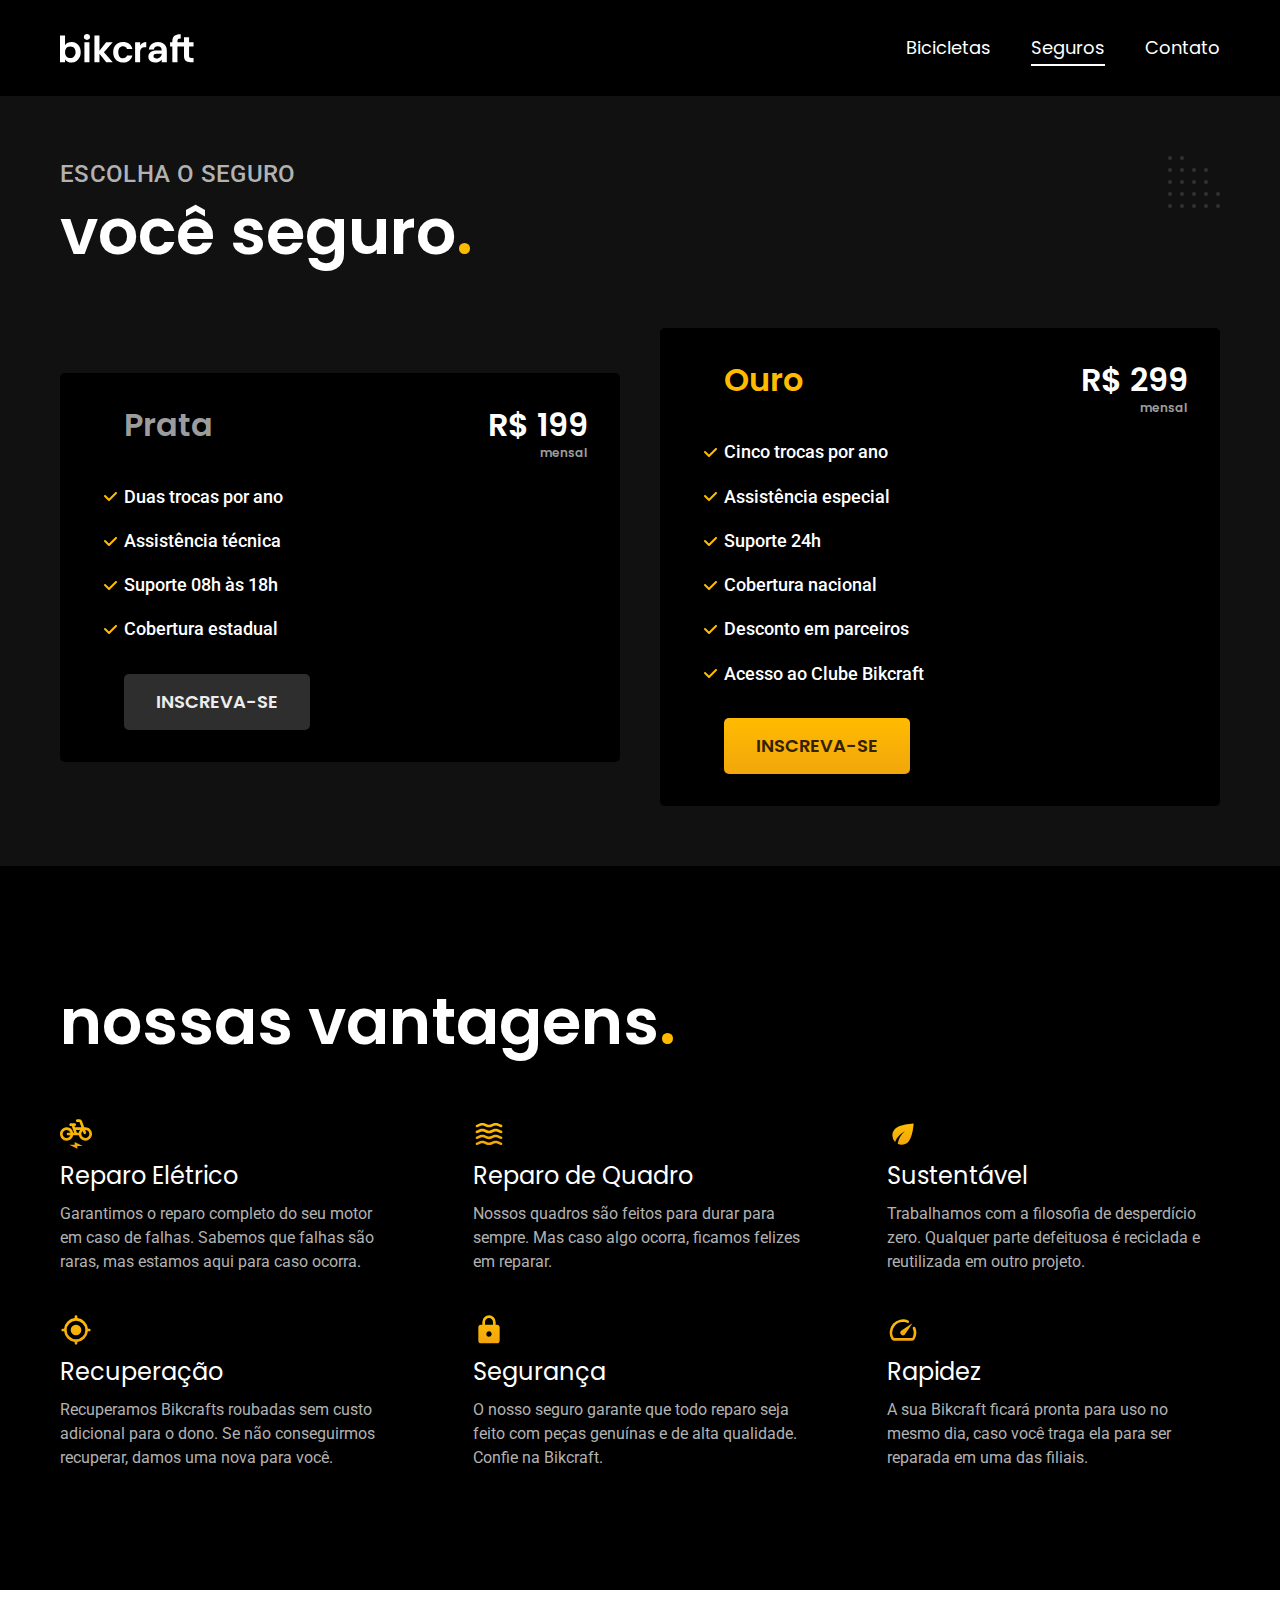
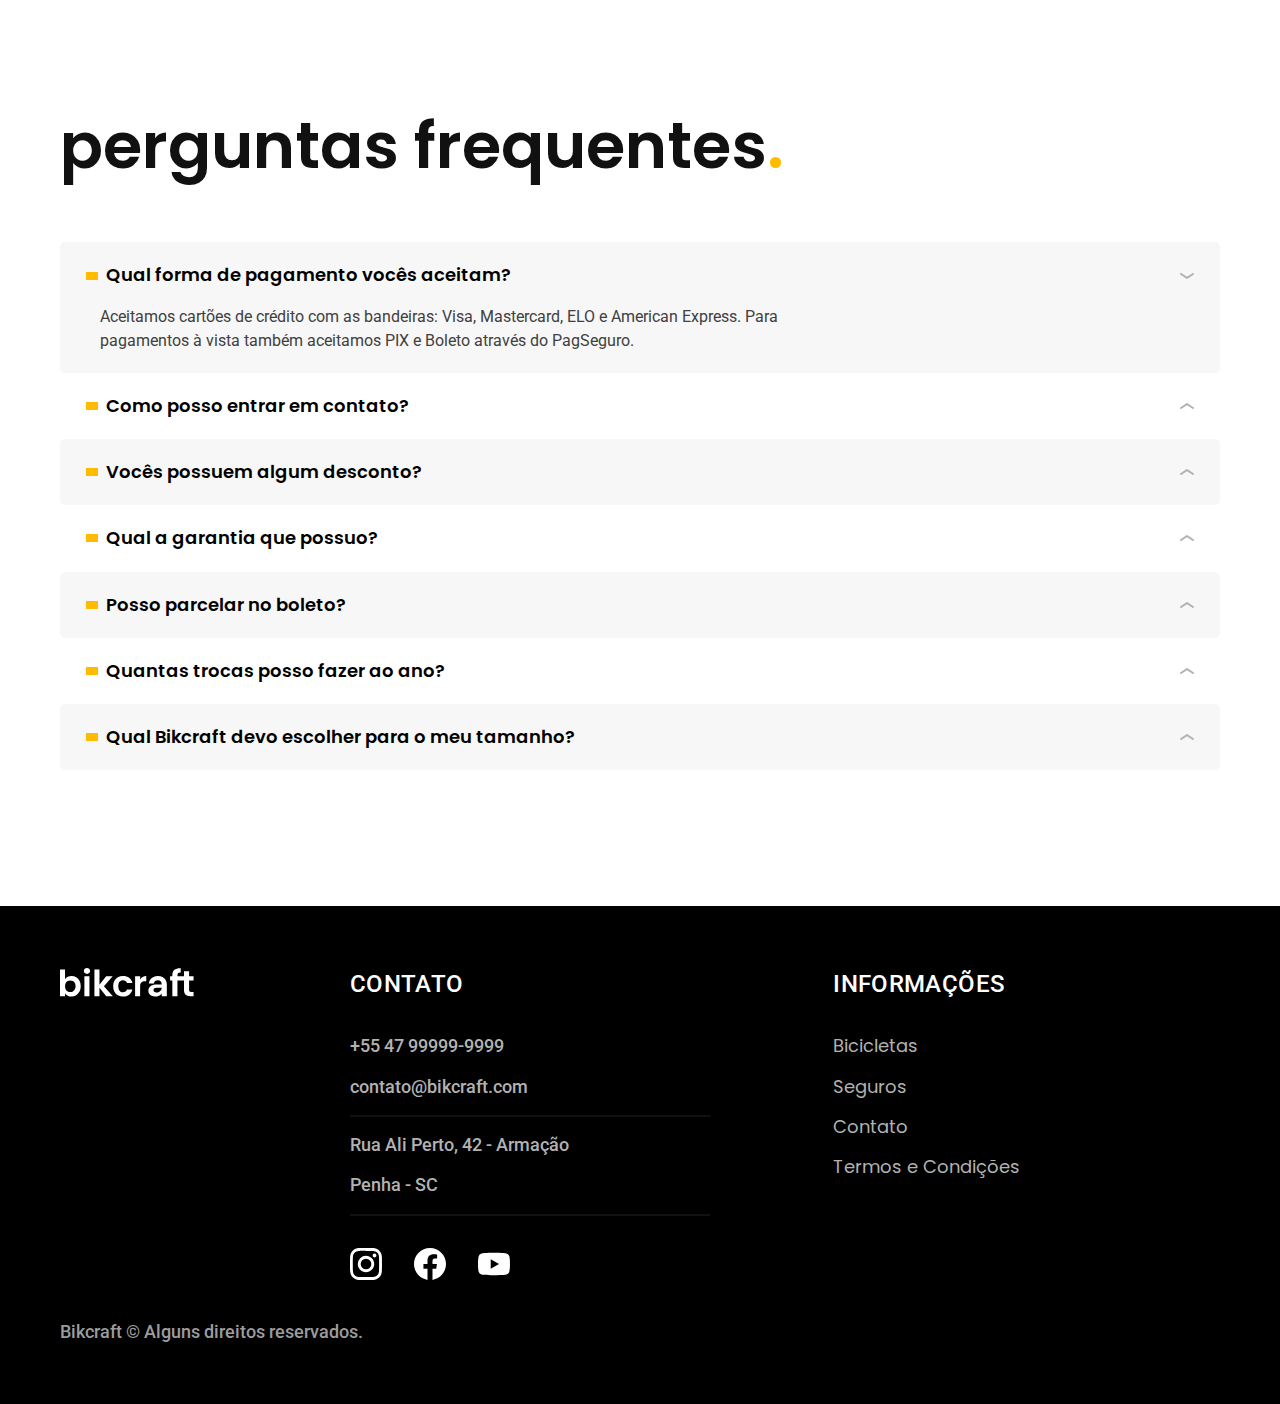
<file: seguros.html>
<!DOCTYPE html>
<html lang="pt-br">
<head>
  <meta charset="UTF-8">
  <meta name="viewport" content="width=device-width, initial-scale=1.0">
  <title>Seguros | Bikcraft</title>
  <meta name="description" content="Termos e condições.">

  <link rel="shortcut icon" href="./favicon.svg" type="image/svg+xml">
  <link rel="preload" href="./css/style.min.css" as="style">
  <link rel="stylesheet" href="./css/style.min.css">

  <script>document.documentElement.classList.add('js')</script>

  <link rel="preconnect" href="https://fonts.googleapis.com">
  <link rel="preconnect" href="https://fonts.gstatic.com" crossorigin>
  <link href="https://fonts.googleapis.com/css2?family=Merriweather:ital,wght@1,900&family=Poppins:wght@400;600&family=Roboto:wght@400;500&display=swap" rel="stylesheet">
</head>

<body id="seguros">

<!-- Seção 1: Header -->
    <header class="header-bg">

      <div class="header container">
        <a href="./"><img src="img/bikcraft.svg" alt=""></a>

        <nav aria-label="Primaria">
          <ul class="header-menu font-1-m cor-0">
            <li><a href="./bicicletas.html">Bicicletas</a></li>
            <li><a href="./seguros.html">Seguros</a></li>
            <li><a href="./contato.html">Contato</a></li>
          </ul>
        </nav>
      </div> 
    </header>

<!-- Seção 2: Seguros -->
  <main class="seguros-bg">

    <div class="titulo-bg">
      <div class="titulo container">
        <p class="font-2-l-b cor-5">Escolha o seguro</p>
        <h1 class="font-1-xxl cor-0">você seguro<span class="cor-p1">.</span></h1>
      </div>
    </div>

    <div class="seguros container">

      <div class="seguros-item">
        <h3 class="font-1-xl cor-6">Prata</h3>
        <span class="font-1-xl cor-0">R$ 199 <span class="font-1-xs cor-6">mensal</span></span>
        <ul class="font-2-m cor-0">
          <li>Duas trocas por ano</li>
          <li>Assistência técnica</li>
          <li>Suporte 08h às 18h</li>
          <li>Cobertura estadual</li>
        </ul>
        <a class="botao secundario" href="./orcamento.html?tipo=seguro&produto=prata">Inscreva-se</a>
      </div>

      <div class="seguros-item">
        <h3 class="font-1-xl cor-p1">Ouro</h3>
        <span class="font-1-xl cor-0">R$ 299 <span class="font-1-xs cor-6">mensal</span></span>
        <ul class="font-2-m cor-0">
          <li>Cinco trocas por ano</li>
          <li>Assistência especial</li>
          <li>Suporte 24h</li>
          <li>Cobertura nacional</li>
          <li>Desconto em parceiros</li>
          <li>Acesso ao Clube Bikcraft</li>
        </ul>
        <a class="botao" href="./orcamento.html?tipo=seguro&produto=ouro">Inscreva-se</a>
      </div>
    </div>

  </main>

<!-- Seção 3: Vantagens -->
  <article class="vantagens-bg">
    <div class="vantagens container">
      <h2 class="font-1-xxl cor-0">nossas vantagens<span class="cor-p1">.</span></h2>
      <ul class="vantagens-lista">
        <li>
          <img src="img/icones/eletrica.svg" width="32" height="32" alt="">
          <h3 class="font-1-l cor-0">Reparo Elétrico</h3>
          <p class="font-2-s cor-5">Garantimos o reparo completo do seu motor em caso de falhas. Sabemos que falhas são raras, mas estamos aqui para caso ocorra.</p>
        </li>
        <li>
          <img src="img/icones/carbono.svg" width="32" height="32" alt="">
          <h3 class="font-1-l cor-0">Reparo de Quadro</h3>
          <p class="font-2-s cor-5">Nossos quadros são feitos para durar para sempre. Mas caso algo ocorra, ficamos felizes em reparar.</p>
        </li>
        <li>
          <img src="img/icones/sustentavel.svg" width="32" height="32" alt="">
          <h3 class="font-1-l cor-0">Sustentável</h3>
          <p class="font-2-s cor-5">Trabalhamos com a filosofia de desperdício zero. Qualquer parte defeituosa é reciclada e reutilizada em outro projeto.</p>
        </li>
        <li>
          <img src="img/icones/rastreador.svg" width="32" height="32" alt="">
          <h3 class="font-1-l cor-0">Recuperação</h3>
          <p class="font-2-s cor-5">Recuperamos Bikcrafts roubadas sem custo adicional para o dono. Se não conseguirmos recuperar, damos uma nova para você.</p>
        </li>
        <li>
          <img src="img/icones/seguro.svg" width="32" height="32" alt="">
          <h3 class="font-1-l cor-0">Segurança</h3>
          <p class="font-2-s cor-5"> O nosso seguro garante que todo reparo seja feito com peças genuínas e de alta qualidade. Confie na Bikcraft.</p>
        </li>
        <li>
          <img src="img/icones/velocidade.svg" width="32" height="32" alt="">
          <h3 class="font-1-l cor-0">Rapidez</h3>
          <p class="font-2-s cor-5"> A sua Bikcraft ficará pronta para uso no mesmo dia, caso você traga ela para ser reparada em uma das filiais.</p>
        </li>
      </ul>

    </div>
  </article>

<!-- Seção 4: Perguntas -->
  <article class="perguntas container">
    <h2 class="font-1-xxl">perguntas frequentes<span class="cor-p1">.</span></h2>

    <dl class="perguntas-lista">
      <div>
        <dt><button class="font-1-m-b" aria-controls="pergunta1" aria-expanded="true">Qual forma de pagamento vocês aceitam?</button></dt>
        <dd id="pergunta1" class="font-2-s cor-9 ativa">Aceitamos cartões de crédito com as bandeiras: Visa, Mastercard, ELO e American Express. Para
        pagamentos à vista também aceitamos PIX e Boleto através do PagSeguro.</dd>
      </div>

      <div>
        <dt><button class="font-1-m-b" aria-controls="pergunta2" aria-expanded="false">Como posso entrar em contato?</dt>
        <dd id="pergunta2" class="font-2-s cor-9">Aceitamos cartões de crédito com as bandeiras: Visa, Mastercard, ELO e American Express. Para
        pagamentos à vista também aceitamos PIX e Boleto através do PagSeguro.</dd>
      </div>

      <div>
        <dt><button class="font-1-m-b" aria-controls="pergunta3" aria-expanded="false">Vocês possuem algum desconto?</dt>
        <dd id="pergunta3" class="font-2-s cor-9">Aceitamos cartões de crédito com as bandeiras: Visa, Mastercard, ELO e American Express. Para
        pagamentos à vista também aceitamos PIX e Boleto através do PagSeguro.</dd>
      </div>

      <div>
        <dt><button class="font-1-m-b" aria-controls="pergunta4" aria-expanded="false">Qual a garantia que possuo?</dt>
        <dd id="pergunta4" class="font-2-s cor-9">Aceitamos cartões de crédito com as bandeiras: Visa, Mastercard, ELO e American Express. Para
        pagamentos à vista também aceitamos PIX e Boleto através do PagSeguro.</dd>
      </div>

      <div>
        <dt><button class="font-1-m-b" aria-controls="pergunta5" aria-expanded="false">Posso parcelar no boleto?</dt>
        <dd id="pergunta5" class="font-2-s cor-9">Aceitamos cartões de crédito com as bandeiras: Visa, Mastercard, ELO e American Express. Para
        pagamentos à vista também aceitamos PIX e Boleto através do PagSeguro.</dd>
      </div>

      <div>
        <dt><button class="font-1-m-b" aria-controls="pergunta6" aria-expanded="false">Quantas trocas posso fazer ao ano?</dt>
        <dd id="pergunta6" class="font-2-s cor-9">Aceitamos cartões de crédito com as bandeiras: Visa, Mastercard, ELO e American Express. Para
        pagamentos à vista também aceitamos PIX e Boleto através do PagSeguro.</dd>
      </div>

      <div>
        <dt><button class="font-1-m-b" aria-controls="pergunta7" aria-expanded="false">Qual Bikcraft devo escolher para o meu tamanho?</dt>
        <dd id="pergunta7" class="font-2-s cor-9">Aceitamos cartões de crédito com as bandeiras: Visa, Mastercard, ELO e American Express. Para
        pagamentos à vista também aceitamos PIX e Boleto através do PagSeguro.</dd>
      </div>
      
    </dl>
  </article>

<!-- Seção 5: Footer -->
    <footer class="footer-bg">
      <div class="footer container">
          <img src="img/bikcraft.svg" alt="">

          <div class="footer-contato">
            <h3 class="font-2-l-b cor-0">Contato</h3>
            <ul class="font-2-m cor-5">
              <li><a href="tel:+554799999-9999">+55 47 99999-9999</a></li>
              <li><a href="mailto:contato@bikcraft.com">contato@bikcraft.com</a></li>
              <li>Rua Ali Perto, 42 - Armação</li>
              <li>Penha - SC</li>
            </ul>

            <div class="footer-redes">
              <a href="./">
                <img src="img/redes/instagram.svg" width="32" height="32" alt="">
              </a>
              <a href="./">
                <img src="img/redes/facebook.svg" width="32" height="32" alt="">
              </a>
              <a href="./">
                <img src="img/redes/youtube.svg" width="32" height="32" alt="">
              </a>
            </div>
          </div>

          <div class="footer-informacoes">
            <h3 class="font-2-l-b cor-0">Informações</h3>
            <nav>
              <ul class="font-1-m cor-5">
                <li><a href="./bicicletas.html">Bicicletas</a></li>
                <li><a href="./seguros.html">Seguros</a></li>
                <li><a href="./contato.html">Contato</a></li>
                <li><a href="./termos.html">Termos e Condições</a></li>
              </ul>
            </nav>
          </div>

          <p class="footer-copy font-2-m cor-6">Bikcraft © Alguns direitos reservados.</p>
      </div>
    </footer>
<!-- Rodando o JavaScript -->
<script src="./js/script.js"></script>
</body>

</html>
</file>
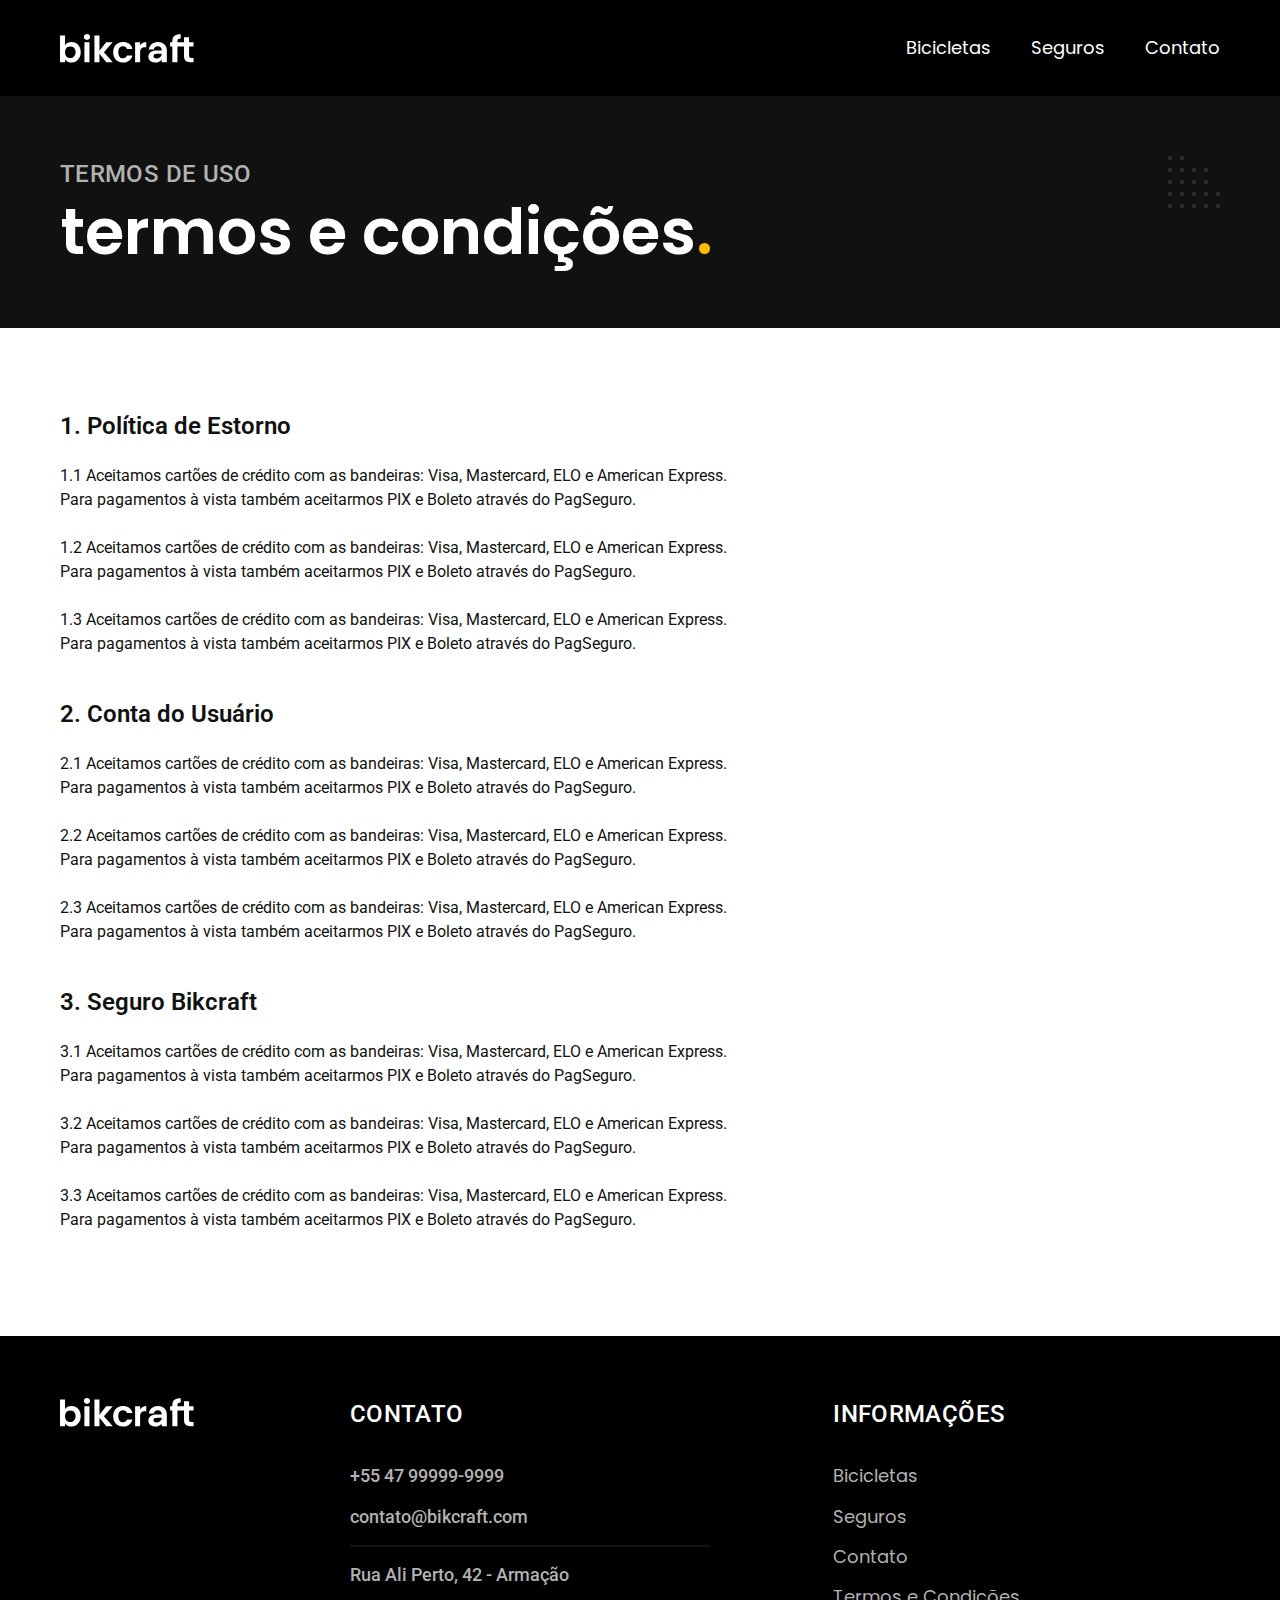
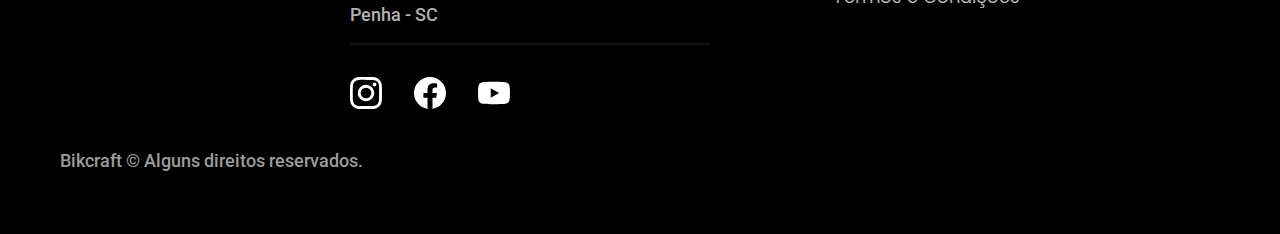
<file: termos.html>
<!DOCTYPE html>
<html lang="pt-br">
<head>
  <meta charset="UTF-8">
  <meta name="viewport" content="width=device-width, initial-scale=1.0">
  <title>Termos e Condições | Bikcraft</title>
  <meta name="description" content="Termos e condições.">

  <link rel="shortcut icon" href="./favicon.svg" type="image/svg+xml">
  <link rel="preload" href="./css/style.min.css" as="style">
  <link rel="stylesheet" href="./css/style.min.css">

  <script>document.documentElement.classList.add('js')</script>

  <link rel="preconnect" href="https://fonts.googleapis.com">
  <link rel="preconnect" href="https://fonts.gstatic.com" crossorigin>
  <link href="https://fonts.googleapis.com/css2?family=Merriweather:ital,wght@1,900&family=Poppins:wght@400;600&family=Roboto:wght@400;500&display=swap" rel="stylesheet">
</head>

<body id="termos">

<!-- Seção 1: Header -->
    <header class="header-bg">

      <div class="header container">
        <a href="./"><img src="img/bikcraft.svg" alt=""></a>

        <nav aria-label="Primaria">
          <ul class="header-menu font-1-m cor-0">
            <li><a href="./bicicletas.html">Bicicletas</a></li>
            <li><a href="./seguros.html">Seguros</a></li>
            <li><a href="./contato.html">Contato</a></li>
          </ul>
        </nav>
      </div> 
    </header>

<!-- Seção 2: Termos -->
    <main>
      <div class="titulo-bg">
        <div class="titulo container">
          <p class="font-2-l-b cor-5">Termos de uso</p>
          <h1 class="font-1-xxl cor-0">termos e condições<span class="cor-p1">.</span></h1>
        </div>
      </div>

      <div class="termos container font-2-s cor-10">
        <h2 class="font-2-l cor-11">1. Política de Estorno</h2>
        <p>1.1 Aceitamos cartões de crédito com as bandeiras: Visa, Mastercard, ELO e American Express. Para pagamentos à vista também aceitarmos PIX e Boleto através do PagSeguro.</p>
        <p>1.2 Aceitamos cartões de crédito com as bandeiras: Visa, Mastercard, ELO e American Express. Para pagamentos à vista também aceitarmos PIX e Boleto através do PagSeguro.</p>
        <p>1.3 Aceitamos cartões de crédito com as bandeiras: Visa, Mastercard, ELO e American Express. Para pagamentos à vista também aceitarmos PIX e Boleto através do PagSeguro.</p>

        <h2 class="font-2-l cor-11">2. Conta do Usuário</h2>
        <p>2.1 Aceitamos cartões de crédito com as bandeiras: Visa, Mastercard, ELO e American Express. Para pagamentos à vista também aceitarmos PIX e Boleto através do PagSeguro.</p>
        <p>2.2 Aceitamos cartões de crédito com as bandeiras: Visa, Mastercard, ELO e American Express. Para pagamentos à vista também aceitarmos PIX e Boleto através do PagSeguro.</p>
        <p>2.3 Aceitamos cartões de crédito com as bandeiras: Visa, Mastercard, ELO e American Express. Para pagamentos à vista também aceitarmos PIX e Boleto através do PagSeguro.</p>

        <h2 class="font-2-l cor-11">3. Seguro Bikcraft</h2>
        <p>3.1 Aceitamos cartões de crédito com as bandeiras: Visa, Mastercard, ELO e American Express. Para pagamentos à vista também aceitarmos PIX e Boleto através do PagSeguro.</p>
        <p>3.2 Aceitamos cartões de crédito com as bandeiras: Visa, Mastercard, ELO e American Express. Para pagamentos à vista também aceitarmos PIX e Boleto através do PagSeguro.</p>
        <p>3.3 Aceitamos cartões de crédito com as bandeiras: Visa, Mastercard, ELO e American Express. Para pagamentos à vista também aceitarmos PIX e Boleto através do PagSeguro.</p>
      </div>
    </main>

<!-- Seção 3: Footer -->
    <footer class="footer-bg">
      <div class="footer container">
          <img src="img/bikcraft.svg" alt="">

          <div class="footer-contato">
            <h3 class="font-2-l-b cor-0">Contato</h3>
            <ul class="font-2-m cor-5">
              <li><a href="tel:+554799999-9999">+55 47 99999-9999</a></li>
              <li><a href="mailto:contato@bikcraft.com">contato@bikcraft.com</a></li>
              <li>Rua Ali Perto, 42 - Armação</li>
              <li>Penha - SC</li>
            </ul>

            <div class="footer-redes">
              <a href="./">
                <img src="img/redes/instagram.svg" width="32" height="32" alt="">
              </a>
              <a href="./">
                <img src="img/redes/facebook.svg" width="32" height="32" alt="">
              </a>
              <a href="./">
                <img src="img/redes/youtube.svg" width="32" height="32" alt="">
              </a>
            </div>
          </div>

          <div class="footer-informacoes">
            <h3 class="font-2-l-b cor-0">Informações</h3>
            <nav>
              <ul class="font-1-m cor-5">
                <li><a href="./bicicletas.html">Bicicletas</a></li>
                <li><a href="./seguros.html">Seguros</a></li>
                <li><a href="./contato.html">Contato</a></li>
                <li><a href="./termos.html">Termos e Condições</a></li>
              </ul>
            </nav>
          </div>

          <p class="footer-copy font-2-m cor-6">Bikcraft © Alguns direitos reservados.</p>
      </div>
    </footer>
<!-- Rodando o JavaScript -->
<script src="./js/script.js"></script>
</body>

</html>
</file>
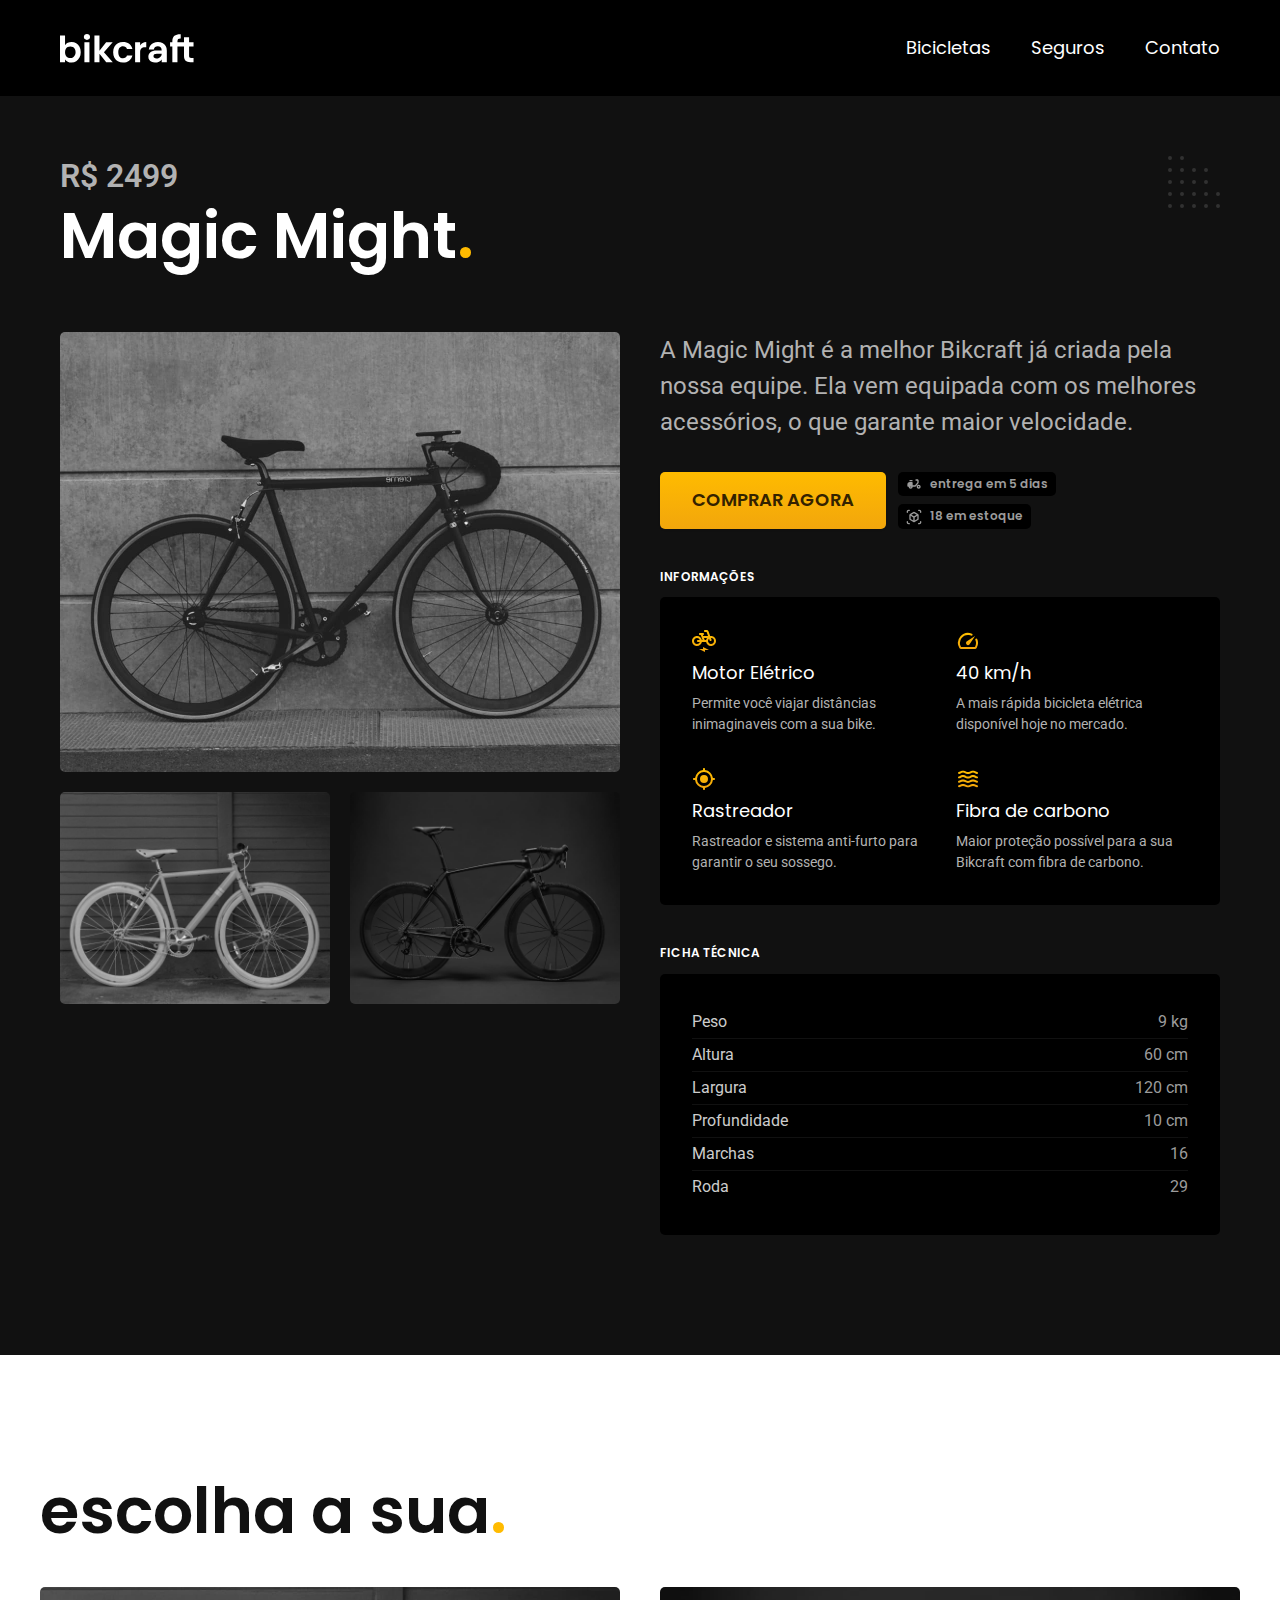
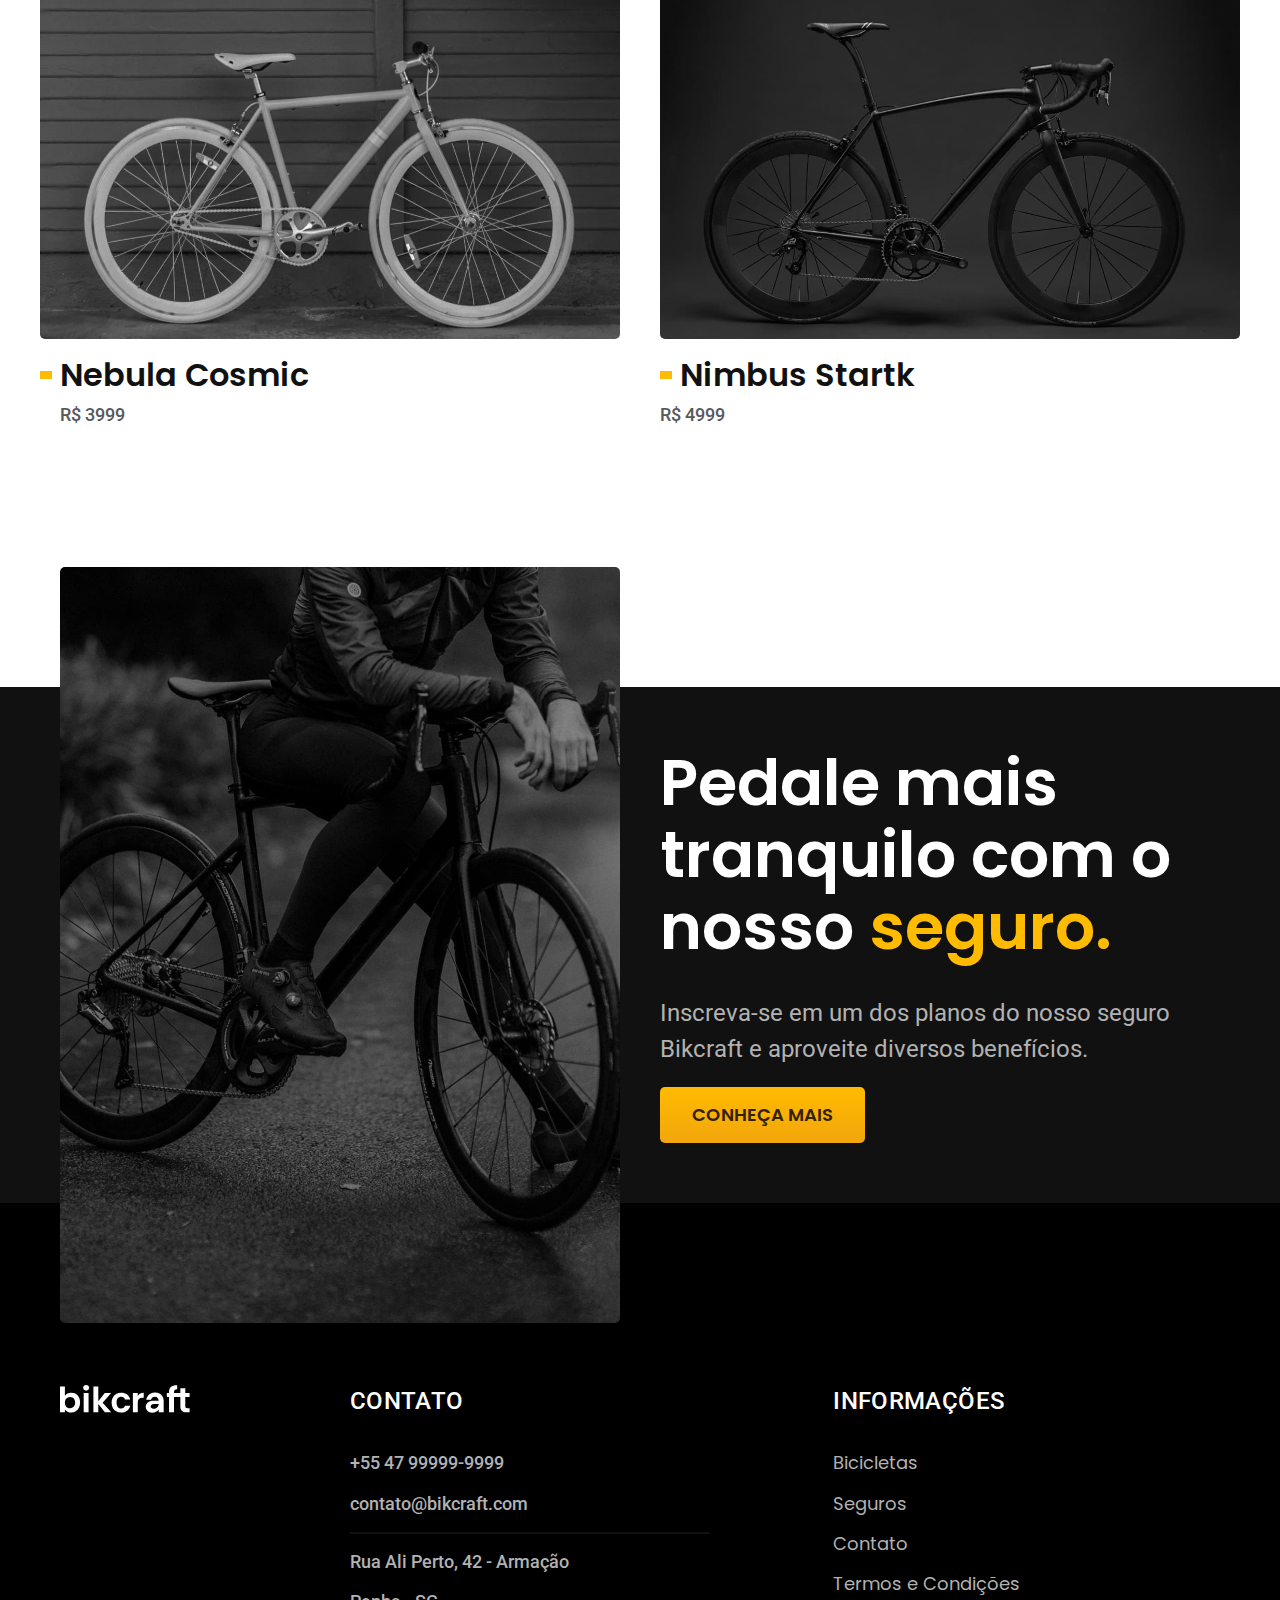
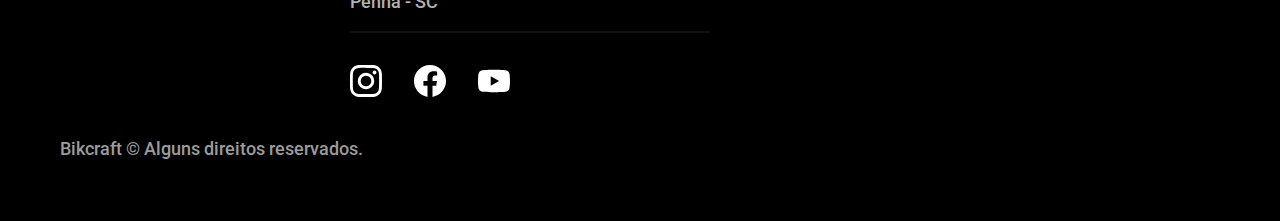
<file: bicicletas/magic.html>
<!DOCTYPE html>
<html lang="pt-br">
<head>
  <meta charset="UTF-8">
  <meta name="viewport" content="width=device-width, initial-scale=1.0">
  <title>Magic Might | Bikcraft</title>
  <meta name="description" content="Termos e condições.">

  <link rel="shortcut icon" href="../favicon.svg" type="image/svg+xml">
  <link rel="preload" href="../css/style.min.css" as="style">
  <link rel="stylesheet" href="../css/style.min.css">
  
  <script>document.documentElement.classList.add('js')</script>

  <link rel="preconnect" href="https://fonts.googleapis.com">
  <link rel="preconnect" href="https://fonts.gstatic.com" crossorigin>
  <link href="https://fonts.googleapis.com/css2?family=Merriweather:ital,wght@1,900&family=Poppins:wght@400;600&family=Roboto:wght@400;500&display=swap" rel="stylesheet">
</head>

<body id="bicicleta">

<!-- Seção 1: Header -->
    <header class="header-bg">

      <div class="header container">
        <a href="../"><img src="../img/bikcraft.svg" alt=""></a>

        <nav aria-label="Primaria">
          <ul class="header-menu font-1-m cor-0">
            <li><a href="../bicicletas.html">Bicicletas</a></li>
            <li><a href="../seguros.html">Seguros</a></li>
            <li><a href="../contato.html">Contato</a></li>
          </ul>
        </nav>
      </div> 
    </header>

<!-- Seção 2: Magic Might  -->
    <main class="titulo-bg">
      <div>
        <div class="titulo container">
          <p class="font-2-xl cor-5">R$ 2499</p>
          <h1 class="font-1-xxl cor-0">Magic Might<span class="cor-p1">.</span></h1>
        </div>
      </div>

      <div class="bicicleta container">

        <div class="bicicleta-imagens">
          <img src="../img/bicicleta/nimbus2.jpg" width="1120" height="880" alt="">
          <img src="../img/bicicleta/nimbus3.jpg" width="1120" height="880" alt="">
          <img src="../img/bicicleta/nimbus1.jpg" width="1120" height="880" alt="">
        </div>

        <div class="bicicleta-conteudo">
    
            <p class="font-2-l cor-5">A Magic Might é a melhor Bikcraft já criada pela nossa equipe. Ela vem equipada com os melhores acessórios, o que garante maior velocidade. </p>
            <div class="bicicleta-comprar">
              <a class="botao" href="../orcamento.html?tipo=bikcraft&produto=magic">Comprar agora</a>
              <span class="font-1-xs cor-6"><img src="../img/icones/entrega.svg" width="16" height="16" alt=""> entrega em 5 dias</span>
              <span class="font-1-xs cor-6"><img src="../img/icones/estoque.svg" width="16" height="16" alt=""> 18 em estoque</span>
            </div>
        
        
          <h2 class="font-1-xs cor-0">Informações</h2>
          <ul class="bicicleta-informacoes">
              <li>
                <img src="../img/icones/eletrica.svg" width="32" height="32" alt="">
                <h3 class="font-1-m cor-0">Motor Elétrico</h3>
                <p class="font-2-xs cor-5">Permite você viajar distâncias inimaginaveis com a sua bike.</p>
              </li>
              <li>
                <img src="../img/icones/velocidade.svg" width="32" height="32" alt="">
                <h3 class="font-1-m cor-0">40 km/h</h3>
                <p class="font-2-xs cor-5">A mais rápida bicicleta elétrica disponível hoje no mercado.</p>
              </li>
              <li>
                <img src="../img/icones/rastreador.svg" width="32" height="32" alt="">
                <h3 class="font-1-m cor-0">Rastreador</h3>
                <p class="font-2-xs cor-5">Rastreador e sistema anti-furto para garantir o seu sossego.</p>
              </li>
              <li>
                <img src="../img/icones/carbono.svg" width="32" height="32" alt="">
                <h3 class="font-1-m cor-0">Fibra de carbono</h3>
                <p class="font-2-xs cor-5">Maior proteção possível para a sua Bikcraft com fibra de carbono.</p>
              </li>
          </ul>
        
          <h2 class="font-1-xs cor-0">Ficha Técnica</h2>
          <ul class="bicicleta-ficha font-2-s cor-4">
            <li>Peso <span>9 kg</span></li>
            <li>Altura <span>60 cm</span></li>
            <li>Largura <span>120 cm</span></li>
            <li>Profundidade <span>10 cm</span></li>
            <li>Marchas <span>16</span></li>
            <li>Roda <span>29</span></li>
          </ul>
        </div>
      </div>
    </main>

<!-- Seção 3: Escolha a sua -->
    <article class="bicicletas-lista container">

      <h2 class="font-1-xxl">escolha a sua<span class="cor-p1">.</h2>

      <ul>
        <li>
          <a href="../bicicletas/nebula.html">
            <img src="../img/bicicletas/nebula.jpg" width="1120" height="680" alt="Bicicleta Nebula Cosmic">
            <h3 class="font-1-xl cor-11">Nebula Cosmic</h3>
            <span class="font-2-m cor-8">R$ 3999</span>
          </a>
        </li>
          <a href="../bicicletas/nimbus.html">
            <img src="../img/bicicletas/nimbus.jpg" width="1120" height="680" alt="Bicicleta Nebula Cosmic">
            <h3 class="font-1-xl cor-11">Nimbus Startk</h3>
            <span class="font-2-m cor-8">R$ 4999</span>
          </a>
        </li>
      </ul>
    </article>

<!-- Seção 4: Seguro -->
    <article class="seguro-bg">
      <div class="seguro container">

        <div class="seguro-imagem">
          <img src="../img/fotos/seguros.jpg" width="1360" height="1512" alt="Pessoa parada em cima de uma bicicleta">
        </div>

        <div class="seguro-conteudo">
          <h2 class="font-1-xxl cor-0">Pedale mais tranquilo com o nosso <span class="cor-p1">seguro.</span></h2>
          <p class="font-2-l cor-5">Inscreva-se em um dos planos do nosso seguro Bikcraft e aproveite diversos benefícios.</p>
          <a class="botao" href="../seguros.html">Conheça mais</a>
        </div>
      </div>
    </article>

<!-- Seção 5: Footer -->
    <footer class="footer-bg">
      <div class="footer container">
          <img src="../img/bikcraft.svg" width="132" height="32" alt="">

          <div class="footer-contato">
            <h3 class="font-2-l-b cor-0">Contato</h3>
            <ul class="font-2-m cor-5">
              <li><a href="tel:+554799999-9999">+55 47 99999-9999</a></li>
              <li><a href="mailto:contato@bikcraft.com">contato@bikcraft.com</a></li>
              <li>Rua Ali Perto, 42 - Armação</li>
              <li>Penha - SC</li>
            </ul>

            <div class="footer-redes">
              <a href="../">
                <img src="../img/redes/instagram.svg" width="32" height="32" alt="">
              </a>
              <a href="../">
                <img src="../img/redes/facebook.svg" width="32" height="32" alt="">
              </a>
              <a href="../">
                <img src="../img/redes/youtube.svg" width="32" height="32" alt="">
              </a>
            </div>
          </div>

          <div class="footer-informacoes">
            <h3 class="font-2-l-b cor-0">Informações</h3>
            <nav>
              <ul class="font-1-m cor-5">
                <li><a href="../bicicletas.html">Bicicletas</a></li>
                <li><a href="../seguros.html">Seguros</a></li>
                <li><a href="../contato.html">Contato</a></li>
                <li><a href="../termos.html">Termos e Condições</a></li>
              </ul>
            </nav>
          </div>

          <p class="footer-copy font-2-m cor-6">Bikcraft © Alguns direitos reservados.</p>
      </div>
    </footer>
<!-- Rodando o JavaScript -->
<script src="../js/script.js"></script>
</body>

</html>
</file>
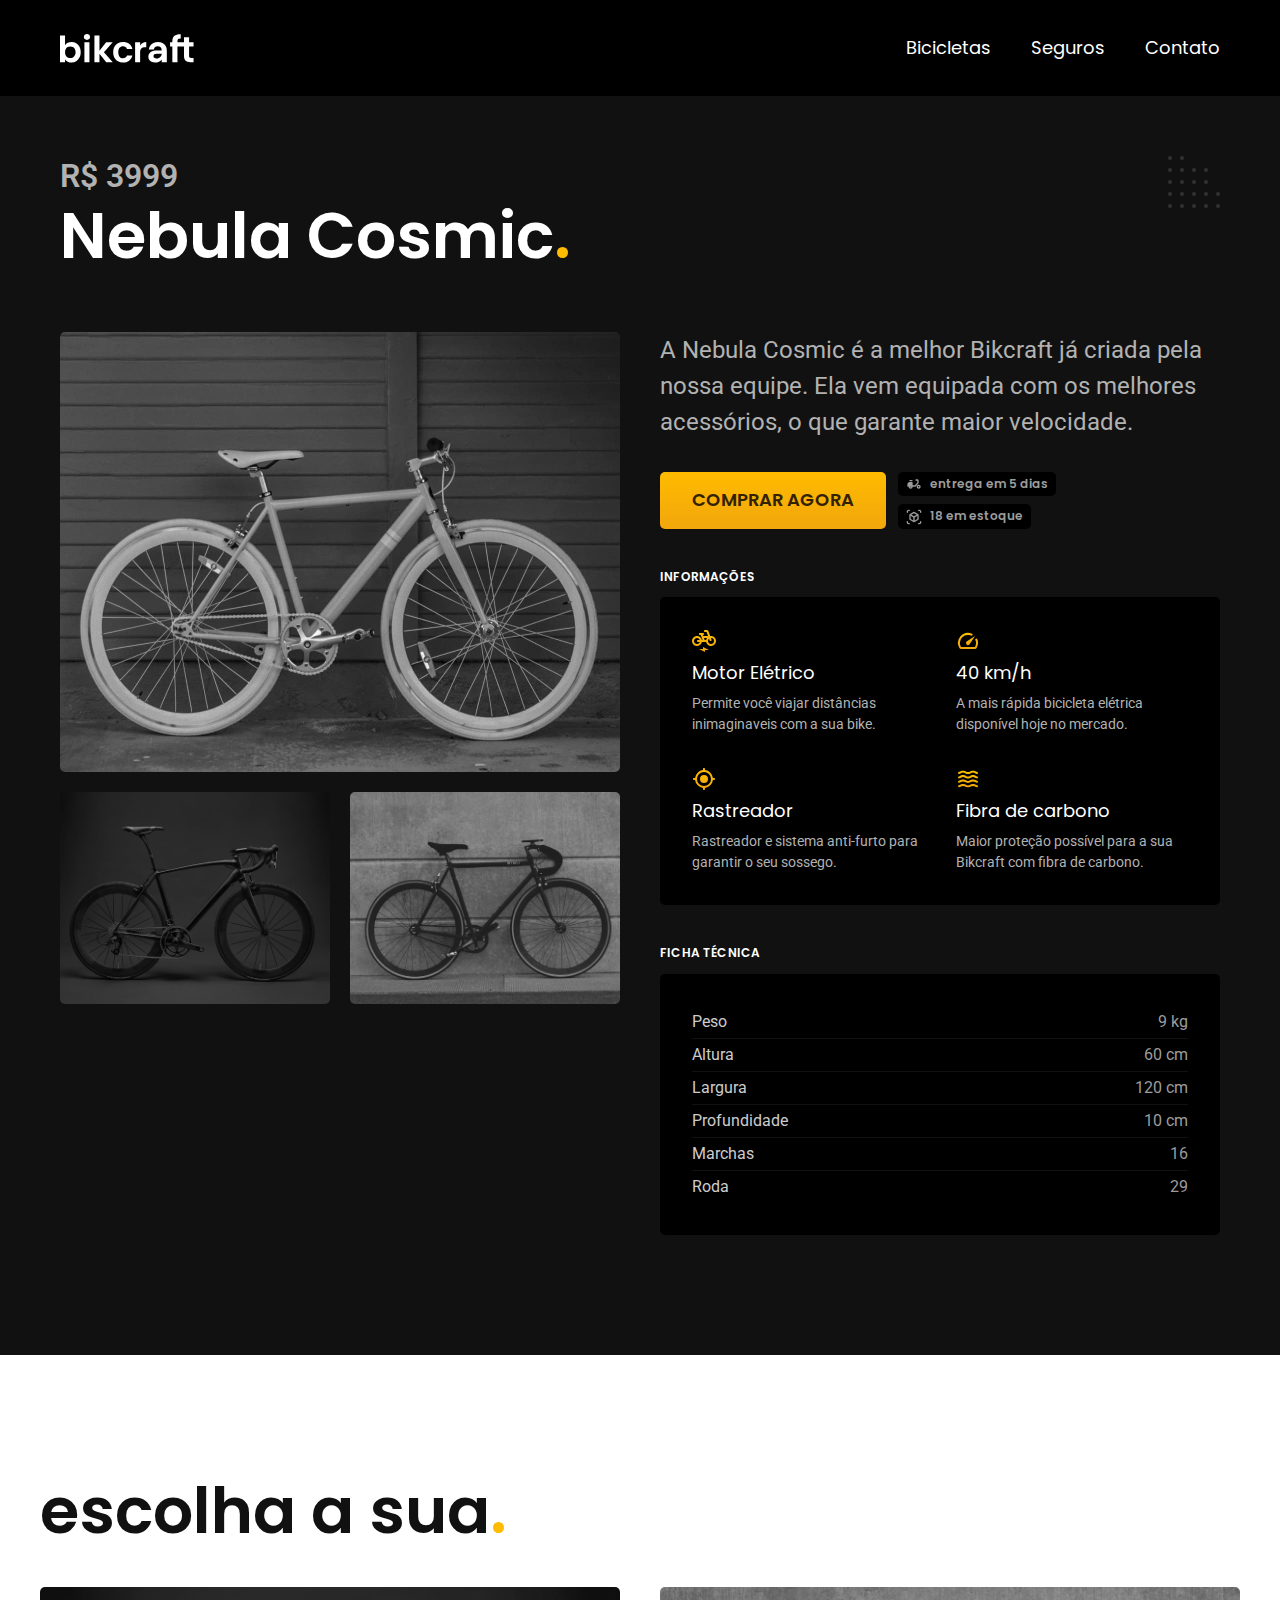
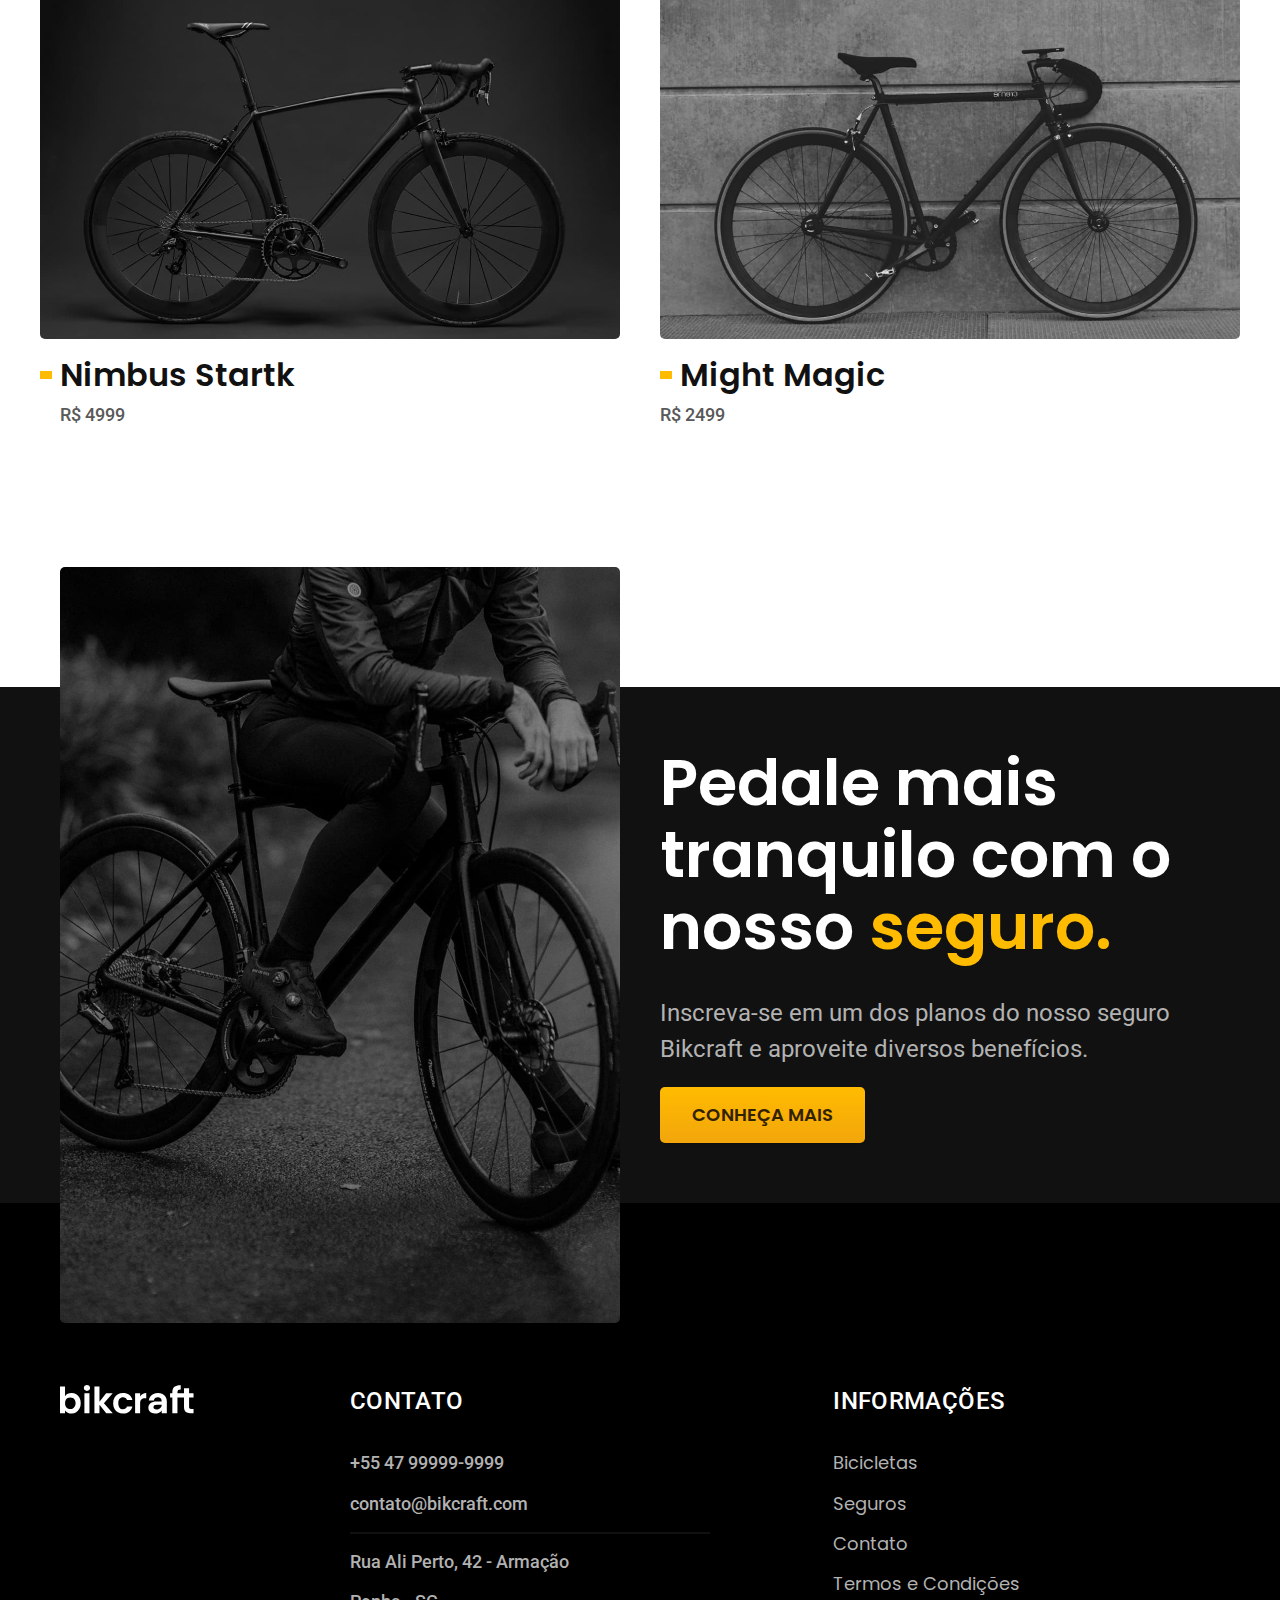
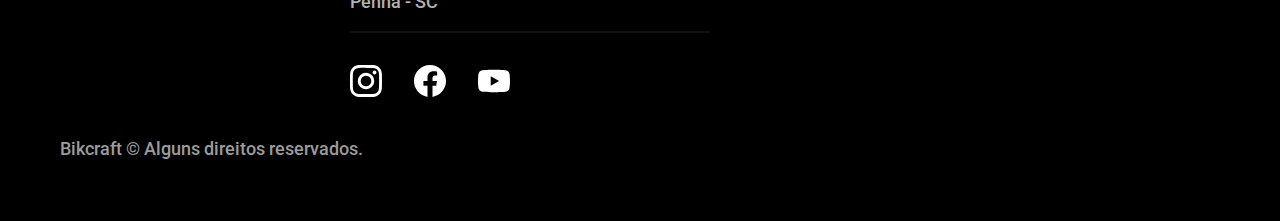
<file: bicicletas/nebula.html>
<!DOCTYPE html>
<html lang="pt-br">
<head>
  <meta charset="UTF-8">
  <meta name="viewport" content="width=device-width, initial-scale=1.0">
  <title>Nebula Cosmic | Bikcraft</title>
  <meta name="description" content="Termos e condições.">

  <link rel="shortcut icon" href="../favicon.svg" type="image/svg+xml">
  <link rel="preload" href="../css/style.min.css" as="style">
  <link rel="stylesheet" href="../css/style.min.css">
  
  <script>document.documentElement.classList.add('js')</script>

  <link rel="preconnect" href="https://fonts.googleapis.com">
  <link rel="preconnect" href="https://fonts.gstatic.com" crossorigin>
  <link href="https://fonts.googleapis.com/css2?family=Merriweather:ital,wght@1,900&family=Poppins:wght@400;600&family=Roboto:wght@400;500&display=swap" rel="stylesheet">
  </head>

<body id="bicicleta">

<!-- Seção 1: Header -->
    <header class="header-bg">

      <div class="header container">
        <a href="../"><img src="../img/bikcraft.svg" width="136" height="32" alt=""></a>

        <nav aria-label="Primaria">
          <ul class="header-menu font-1-m cor-0">
            <li><a href="../bicicletas.html">Bicicletas</a></li>
            <li><a href="../seguros.html">Seguros</a></li>
            <li><a href="../contato.html">Contato</a></li>
          </ul>
        </nav>
      </div> 
    </header>

<!-- Seção 2: Nebula Cosmic  -->
    <main class="titulo-bg">
      <div>
        <div class="titulo container">
          <p class="font-2-xl cor-5">R$ 3999</p>
          <h1 class="font-1-xxl cor-0">Nebula Cosmic<span class="cor-p1">.</span></h1>
        </div>
      </div>

      <div class="bicicleta container">

        <div class="bicicleta-imagens">
          <img src="../img/bicicleta/nimbus3.jpg" width="1120" height="880" alt="">
          <img src="../img/bicicleta/nimbus1.jpg" width="1120" height="880" alt="">
          <img src="../img/bicicleta/nimbus2.jpg" width="1120" height="880" alt="">
        </div>

        <div class="bicicleta-conteudo">
    
            <p class="font-2-l cor-5">A Nebula Cosmic é a melhor Bikcraft já criada pela nossa equipe. Ela vem equipada com os melhores acessórios, o que garante maior velocidade. </p>
            <div class="bicicleta-comprar">
              <a class="botao" href="../orcamento.html?tipo=bikcraft&produto=nebula">Comprar agora</a>
              <span class="font-1-xs cor-6"><img src="../img/icones/entrega.svg" width="16" height="16" alt=""> entrega em 5 dias</span>
              <span class="font-1-xs cor-6"><img src="../img/icones/estoque.svg" width="16" height="16" alt=""> 18 em estoque</span>
            </div>
        
        
          <h2 class="font-1-xs cor-0">Informações</h2>
          <ul class="bicicleta-informacoes">
              <li>
                <img src="../img/icones/eletrica.svg" width="32" height="32" alt="">
                <h3 class="font-1-m cor-0">Motor Elétrico</h3>
                <p class="font-2-xs cor-5">Permite você viajar distâncias inimaginaveis com a sua bike.</p>
              </li>
              <li>
                <img src="../img/icones/velocidade.svg" width="32" height="32" alt="">
                <h3 class="font-1-m cor-0">40 km/h</h3>
                <p class="font-2-xs cor-5">A mais rápida bicicleta elétrica disponível hoje no mercado.</p>
              </li>
              <li>
                <img src="../img/icones/rastreador.svg" width="32" height="32" alt="">
                <h3 class="font-1-m cor-0">Rastreador</h3>
                <p class="font-2-xs cor-5">Rastreador e sistema anti-furto para garantir o seu sossego.</p>
              </li>
              <li>
                <img src="../img/icones/carbono.svg" width="32" height="32" alt="">
                <h3 class="font-1-m cor-0">Fibra de carbono</h3>
                <p class="font-2-xs cor-5">Maior proteção possível para a sua Bikcraft com fibra de carbono.</p>
              </li>
          </ul>
        
          <h2 class="font-1-xs cor-0">Ficha Técnica</h2>
          <ul class="bicicleta-ficha font-2-s cor-4">
            <li>Peso <span>9 kg</span></li>
            <li>Altura <span>60 cm</span></li>
            <li>Largura <span>120 cm</span></li>
            <li>Profundidade <span>10 cm</span></li>
            <li>Marchas <span>16</span></li>
            <li>Roda <span>29</span></li>
          </ul>
        </div>
      </div>
    </main>

<!-- Seção 3: Escolha a sua -->
    <article class="bicicletas-lista container">

      <h2 class="font-1-xxl">escolha a sua<span class="cor-p1">.</h2>

      <ul>
        <li>
          <a href="../bicicletas/nimbus.html">
            <img src="../img/bicicletas/nimbus.jpg" width="1120" height="680" alt="Bicicleta Nimbus Stark">
            <h3 class="font-1-xl cor-11">Nimbus Startk</h3>
            <span class="font-2-m cor-8">R$ 4999</span>
          </a>
        </li>
          <a href="../bicicletas/magic.html">
            <img src="../img/bicicletas/magic.jpg" width="1120" height="680"  alt="Bicicleta Nebula Cosmic">
            <h3 class="font-1-xl cor-11">Might Magic</h3>
            <span class="font-2-m cor-8">R$ 2499</span>
          </a>
        </li>
      </ul>
    </article>

<!-- Seção 4: Seguro -->
    <article class="seguro-bg">
      <div class="seguro container">

        <div class="seguro-imagem">
          <img src="../img/fotos/seguros.jpg" alt="Pessoa parada em cima de uma bicicleta">
        </div>

        <div class="seguro-conteudo">
          <h2 class="font-1-xxl cor-0">Pedale mais tranquilo com o nosso <span class="cor-p1">seguro.</span></h2>
          <p class="font-2-l cor-5">Inscreva-se em um dos planos do nosso seguro Bikcraft e aproveite diversos benefícios.</p>
          <a class="botao" href="../seguros.html">Conheça mais</a>
        </div>
      </div>
    </article>

<!-- Seção 5: Footer -->
    <footer class="footer-bg">
      <div class="footer container">
          <img src="../img/bikcraft.svg" alt="">

          <div class="footer-contato">
            <h3 class="font-2-l-b cor-0">Contato</h3>
            <ul class="font-2-m cor-5">
              <li><a href="tel:+554799999-9999">+55 47 99999-9999</a></li>
              <li><a href="mailto:contato@bikcraft.com">contato@bikcraft.com</a></li>
              <li>Rua Ali Perto, 42 - Armação</li>
              <li>Penha - SC</li>
            </ul>

            <div class="footer-redes">
              <a href="../">
                <img src="../img/redes/instagram.svg" width="32" height="32" alt="">
              </a>
              <a href="../">
                <img src="../img/redes/facebook.svg" width="32" height="32" alt="">
              </a>
              <a href="../">
                <img src="../img/redes/youtube.svg" width="32" height="32" alt="">
              </a>
            </div>
          </div>

          <div class="footer-informacoes">
            <h3 class="font-2-l-b cor-0">Informações</h3>
            <nav>
              <ul class="font-1-m cor-5">
                <li><a href="../bicicletas.html">Bicicletas</a></li>
                <li><a href="../seguros.html">Seguros</a></li>
                <li><a href="../contato.html">Contato</a></li>
                <li><a href="../termos.html">Termos e Condições</a></li>
              </ul>
            </nav>
          </div>

          <p class="footer-copy font-2-m cor-6">Bikcraft © Alguns direitos reservados.</p>
      </div>
    </footer>
<!-- Rodando o JavaScript -->
<script src="../js/script.js"></script>
</body>

</html>
</file>
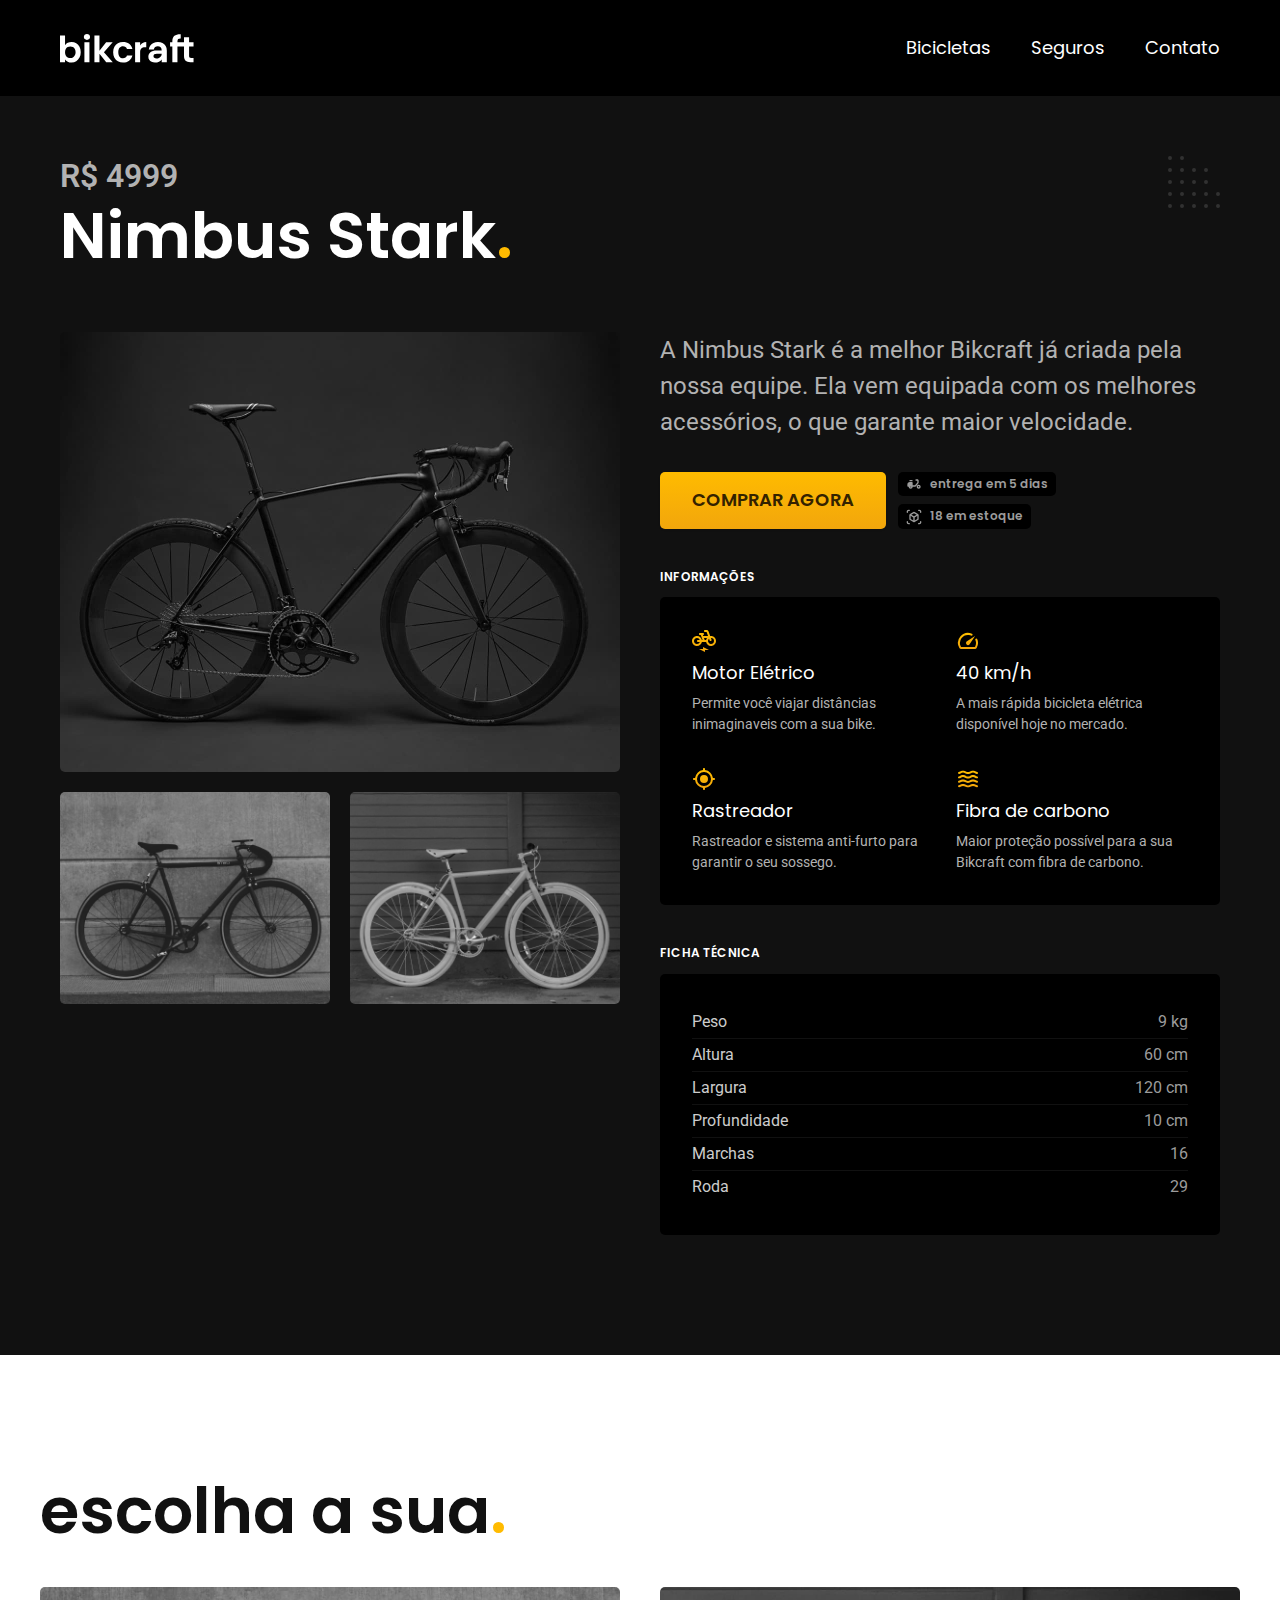
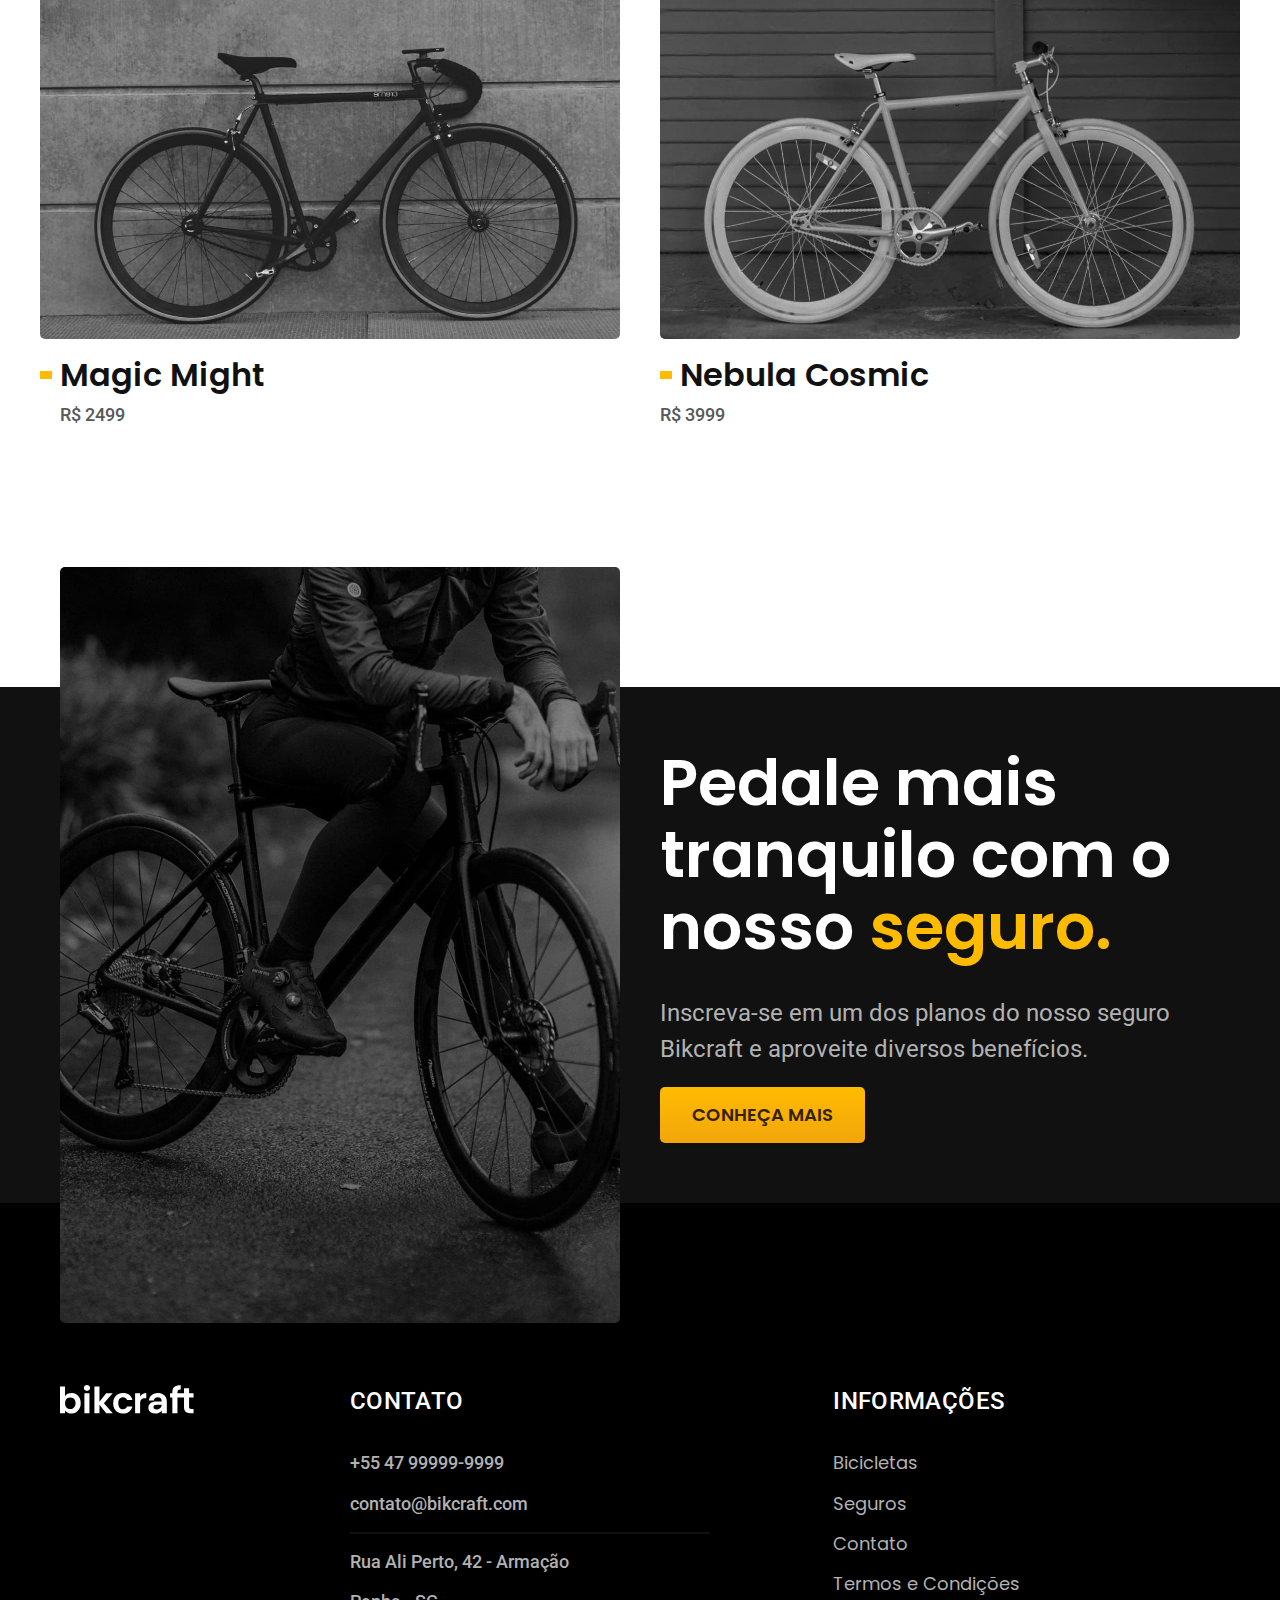
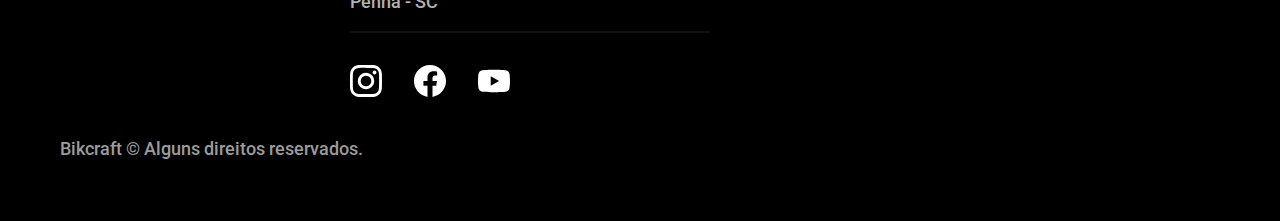
<file: bicicletas/nimbus.html>
<!DOCTYPE html>
<html lang="pt-br">
<head>
  <meta charset="UTF-8">
  <meta name="viewport" content="width=device-width, initial-scale=1.0">
  <title>Nimbus Stark | Bikcraft</title>
  <meta name="description" content="Termos e condições.">

  <link rel="shortcut icon" href="../favicon.svg" type="image/svg+xml">
  <link rel="preload" href="../css/style.min.css" as="style">
  <link rel="stylesheet" href="../css/style.min.css">

  <script>document.documentElement.classList.add('js')</script>

  <link rel="preconnect" href="https://fonts.googleapis.com">
  <link rel="preconnect" href="https://fonts.gstatic.com" crossorigin>
  <link href="https://fonts.googleapis.com/css2?family=Merriweather:ital,wght@1,900&family=Poppins:wght@400;600&family=Roboto:wght@400;500&display=swap" rel="stylesheet">
</head>

<body id="bicicleta">

<!-- Seção 1: Header -->
    <header class="header-bg">

      <div class="header container">
        <a href="../"><img src="../img/bikcraft.svg" alt=""></a>

        <nav aria-label="Primaria">
          <ul class="header-menu font-1-m cor-0">
            <li><a href="../bicicletas.html">Bicicletas</a></li>
            <li><a href="../seguros.html">Seguros</a></li>
            <li><a href="../contato.html">Contato</a></li>
          </ul>
        </nav>
      </div> 
    </header>

<!-- Seção 2: Nimbus Stark  -->
    <main class="titulo-bg">
      <div>
        <div class="titulo container">
          <p class="font-2-xl cor-5">R$ 4999</p>
          <h1 class="font-1-xxl cor-0">Nimbus Stark<span class="cor-p1">.</span></h1>
        </div>
      </div>

      <div class="bicicleta container">

        <div class="bicicleta-imagens">
          <img src="../img/bicicleta/nimbus1.jpg" width="1120" height="880" alt="">
          <img src="../img/bicicleta/nimbus2.jpg" width="1120" height="880" alt="">
          <img src="../img/bicicleta/nimbus3.jpg" width="1120" height="880" alt="">
        </div>

        <div class="bicicleta-conteudo">
    
            <p class="font-2-l cor-5">A Nimbus Stark é a melhor Bikcraft já criada pela nossa equipe. Ela vem equipada com os melhores acessórios, o que garante maior velocidade. </p>
            <div class="bicicleta-comprar">
              <a class="botao" href="../orcamento.html?tipo=bikcraft&produto=nimbus">Comprar agora</a>
              <span class="font-1-xs cor-6"><img src="../img/icones/entrega.svg" alt=""> entrega em 5 dias</span>
              <span class="font-1-xs cor-6"><img src="../img/icones/estoque.svg" alt=""> 18 em estoque</span>
            </div>
        
        
          <h2 class="font-1-xs cor-0">Informações</h2>
          <ul class="bicicleta-informacoes">
              <li>
                <img src="../img/icones/eletrica.svg" width="32" height="32" alt="">
                <h3 class="font-1-m cor-0">Motor Elétrico</h3>
                <p class="font-2-xs cor-5">Permite você viajar distâncias inimaginaveis com a sua bike.</p>
              </li>
              <li>
                <img src="../img/icones/velocidade.svg" width="32" height="32" alt="">
                <h3 class="font-1-m cor-0">40 km/h</h3>
                <p class="font-2-xs cor-5">A mais rápida bicicleta elétrica disponível hoje no mercado.</p>
              </li>
              <li>
                <img src="../img/icones/rastreador.svg" width="32" height="32" alt="">
                <h3 class="font-1-m cor-0">Rastreador</h3>
                <p class="font-2-xs cor-5">Rastreador e sistema anti-furto para garantir o seu sossego.</p>
              </li>
              <li>
                <img src="../img/icones/carbono.svg" width="32" height="32" alt="">
                <h3 class="font-1-m cor-0">Fibra de carbono</h3>
                <p class="font-2-xs cor-5">Maior proteção possível para a sua Bikcraft com fibra de carbono.</p>
              </li>
          </ul>
        
          <h2 class="font-1-xs cor-0">Ficha Técnica</h2>
          <ul class="bicicleta-ficha font-2-s cor-4">
            <li>Peso <span>9 kg</span></li>
            <li>Altura <span>60 cm</span></li>
            <li>Largura <span>120 cm</span></li>
            <li>Profundidade <span>10 cm</span></li>
            <li>Marchas <span>16</span></li>
            <li>Roda <span>29</span></li>
          </ul>
        </div>
      </div>
    </main>

<!-- Seção 3: Escolha a sua -->
    <article class="bicicletas-lista container">

      <h2 class="font-1-xxl">escolha a sua<span class="cor-p1">.</h2>

      <ul>
        <li>
          <a href="../bicicletas/magic.html">
            <img src="../img/bicicletas/magic.jpg" width="1120" height="680" alt="Bicicleta Magic Might">
            <h3 class="font-1-xl cor-11">Magic Might</h3>
            <span class="font-2-m cor-8">R$ 2499</span>
          </a>
        </li>
          <a href="../bicicletas/nebula.html">
            <img src="../img/bicicletas/nebula.jpg" width="1120" height="680" alt="Bicicleta Nebula Cosmic">
            <h3 class="font-1-xl cor-11">Nebula Cosmic</h3>
            <span class="font-2-m cor-8">R$ 3999</span>
          </a>
        </li>
      </ul>
    </article>

<!-- Seção 4: Seguro -->
    <article class="seguro-bg">
      <div class="seguro container">

        <div class="seguro-imagem">
          <img src="../img/fotos/seguros.jpg" width="1360" height="1512" alt="Pessoa parada em cima de uma bicicleta">
        </div>

        <div class="seguro-conteudo">
          <h2 class="font-1-xxl cor-0">Pedale mais tranquilo com o nosso <span class="cor-p1">seguro.</span></h2>
          <p class="font-2-l cor-5">Inscreva-se em um dos planos do nosso seguro Bikcraft e aproveite diversos benefícios.</p>
          <a class="botao" href="../seguros.html">Conheça mais</a>
        </div>
      </div>
    </article>

<!-- Seção 5: Footer -->
    <footer class="footer-bg">
      <div class="footer container">
          <img src="../img/bikcraft.svg" width="136" height="32" alt="">

          <div class="footer-contato">
            <h3 class="font-2-l-b cor-0">Contato</h3>
            <ul class="font-2-m cor-5">
              <li><a href="tel:+554799999-9999">+55 47 99999-9999</a></li>
              <li><a href="mailto:contato@bikcraft.com">contato@bikcraft.com</a></li>
              <li>Rua Ali Perto, 42 - Armação</li>
              <li>Penha - SC</li>
            </ul>

            <div class="footer-redes">
              <a href="../">
                <img src="../img/redes/instagram.svg" width="32" height="32" alt="">
              </a>
              <a href="../">
                <img src="../img/redes/facebook.svg" width="32" height="32" alt="">
              </a>
              <a href="../">
                <img src="../img/redes/youtube.svg" width="32" height="32" alt="">
              </a>
            </div>
          </div>

          <div class="footer-informacoes">
            <h3 class="font-2-l-b cor-0">Informações</h3>
            <nav>
              <ul class="font-1-m cor-5">
                <li><a href="../bicicletas.html">Bicicletas</a></li>
                <li><a href="../seguros.html">Seguros</a></li>
                <li><a href="../contato.html">Contato</a></li>
                <li><a href="../termos.html">Termos e Condições</a></li>
              </ul>
            </nav>
          </div>

          <p class="footer-copy font-2-m cor-6">Bikcraft © Alguns direitos reservados.</p>
      </div>
    </footer>
<!-- Rodando o JavaScript -->
<script src="../js/script.js"></script>
</body>

</html>
</file>
<file: css/style.min.css>
body{font-family:Arial,Helvetica,sans-serif;color:#111}blockquote,body,dd,h1,h2,h3,p,ul{margin:0;padding:0}ul{list-style:none}a{text-decoration:none;color:inherit}img{display:block;height:auto;max-width:100%}img[src$=".jpg"]{border-radius:5px}.font-1-xxl{font:600 4rem/1.125 Poppins,sans-serif}.font-1-xl{font:600 2rem/1.25 Poppins,sans-serif}.font-1-l{font:400 1.5rem/1.5 Poppins,sans-serif}.font-1-m,.font-1-m-b{font:400 1.125rem/1.35 Poppins,sans-serif}.font-1-m-b{font-weight:600}.font-1-s{font:400 1rem/1.5 Poppins,sans-serif}.font-1-xs{font:600 .75rem/1.35 Poppins,sans-serif}.font-2-xl{font:600 2rem/1.25 Roboto,sans-serif}.font-2-l,.font-2-l-b{font:400 1.5rem/1.5 Roboto,sans-serif}.font-2-l-b{font-weight:500;letter-spacing:.015em;text-transform:uppercase}.font-2-m{font:500 1.125rem/1.35 Roboto,sans-serif}.font-2-s{font:400 1rem/1.5 Roboto,sans-serif}.font-2-xs{font:400 .875rem/1.5 Roboto,sans-serif}@media (max-width:1200px){.font-1-xxl{font-size:3rem}.font-2-l{font-size:1.125rem}}@media (max-width:800px){.font-1-xxl{font-size:2rem}}@media (max-width:600px){.font-1-m{font-size:.875rem}}:root{--cor-0:#ffffff;--cor-1:#f7f7f7;--cor-2:#ededed;--cor-3:#dedede;--cor-4:#cccccc;--cor-5:#b2b2b2;--cor-6:#9c9c9c;--cor-7:#707070;--cor-8:#595959;--cor-9:#404040;--cor-10:#2e2e2e;--cor-11:#111111;--cor-12:#000000;--cor-p1:#ffbb00;--cor-p2:#e4a30b;--cor-p4:#664400;--cor-p5:#332200}.cor-0{color:var(--cor-0)}.cor-4{color:var(--cor-4)}.cor-5{color:var(--cor-5)}.cor-6{color:var(--cor-6)}.cor-8{color:var(--cor-8)}.cor-9{color:var(--cor-9)}.cor-11{color:var(--cor-11)}.cor-p1{color:var(--cor-p1)}.cor-p4{color:var(--cor-p4)}.cor-p5{color:var(--cor-p5)}.js .fadeInDown{transform:translate3d(0,-20px,0)}.js .fadeInUp{transform:translate3d(0,20px,0)}.js .fadeInRight{transform:translate3d(20px,0,0)}.js .fadeInLeft{transform:translate3d(-20px,0,0)}.js [data-anime]{opacity:0}.js .anime{opacity:1;transform:none;transition:transform .8s,opacity .8s}.header-bg{background-color:var(--cor-12)}.header{padding-top:20px;padding-bottom:20px;display:flex;flex-wrap:wrap;gap:20px;justify-content:space-between;align-items:center}.header-menu{display:flex;flex-wrap:wrap;gap:40px}.header-menu a{display:inline-block;padding:16px 0;position:relative}.header-menu a::after{content:"";display:block;width:0;height:2px;background:var(--cor-0);margin-top:4px;position:absolute;transition:.3s}.header-menu a.ativo::after,.header-menu a:hover::after{width:100%}@media (max-width:800px){.header-menu{gap:20px}.header-menu a{background:var(--cor-11);padding:12px 16px;border-radius:4px}.header-menu a:hover{background-color:#2e2e2e}.header-menu a:after{display:none}}@media (max-width:600px){.header-menu{gap:12px}.header-menu a{padding:8px 12px}}.footer-bg{background-color:var(--cor-12)}.footer{display:grid;grid-template-columns:3fr 5fr 4fr;gap:40pxx;padding-top:60px;padding-bottom:60px}.footer h3{margin-bottom:32px}.footer li{margin-bottom:16px}.footer a:hover{color:var(--cor-0)}.footer-contato li:nth-child(even)::after{content:"";display:block;max-width:360px;height:2px;background-color:var(--cor-11);margin-top:16px}.footer-contato ul{margin-bottom:32px}.footer-redes{display:flex;gap:32px}.footer-copy{margin-top:40px;grid-column:1/-1}@media (max-width:800px){.footer>img{display:none}.footer{grid-template-columns:1fr 1fr}}@media (max-width:600px){.footer{grid-template-columns:1fr;gap:60px}.footer-copy{margin-top:0}}.container{max-width:1200px;padding-left:20px;padding-right:20px;margin-left:auto;margin-right:auto;box-sizing:border-box}.botao{font:600 1.125rem/1.35 Poppins,sans-serif;text-transform:uppercase;color:var(--cor-p5);box-shadow:0 1px 2px rgba(0,0,0,.1);display:inline-block;padding:16px 32px;border-radius:5px;max-width:max-content;background:linear-gradient(#fb0,#f2a60c);border:none;cursor:pointer}.botao:hover{background:linear-gradient(#ffb60d,#e59317)}.botao.secundario{background:var(--cor-10);color:var(--cor-2)}.botao.secundario:hover{background:var(--cor-9)}.botao.seta{display:flex;align-items:center}.botao.seta::after{content:"";width:18px;height:10px;background:url("../img/icones/seta.svg");margin-left:12px;display:inline-block;transition:transform .2s}.botao.seta:hover::after{transform:translateX(4px)}.link{display:inline-block;color:var(--cor-p1);font:500 1.5rem/1.5 Poppins,sans-serif;text-transform:uppercase}.link::after{content:"";display:block;width:100%;height:4px;background-color:currentColor}.link:hover{color:var(--cor-0)}@media (max-width:600px){.botao{padding:12px 16px;font-size:1rem}}.titulo-bg{padding-top:60px;padding-bottom:60px;background-color:var(--cor-11)}.titulo{background:url("../img/dec/top-right.svg") no-repeat top right 20px}.titulo p{margin-bottom:4px}@media (max-width:800px){.titulo-bg{padding-top:40px;padding-bottom:40px}.titulo p{font-size:1rem;text-transform:lowercase;font-weight:400}}.form{display:grid;grid-template-columns:1fr 1fr;gap:20px}#contato label{display:block}.form label{font:400 1rem/1.5 Poppins,sans-serif;margin-bottom:4px}.form .col-2{grid-column:span 2}.form input[type=email],.form input[type=text],.form textarea{font:400 1rem/1.5 Roboto,sans-serif;background:var(--cor-1);border:1px solid var(--cor-2);padding:12px;border-radius:5px;width:100%;box-sizing:border-box}.form input[type=email]:focus,.form input[type=text]:focus,.form textarea:focus{outline:0;border-color:var(--cor-p1);background:var(--cor-0);box-shadow:0 0 0 2px #fea}@media (max-width:600px){.form{grid-template-columns:1fr}.form .col-2{grid-column:1}}.introducao-bg{background:var(--cor-12) url("../img/dec/bottom-left.svg") no-repeat bottom 160px left 20px;box-shadow:inset 0 -120px var(--cor-0)}.introducao{display:grid;grid-template-columns:1fr 1fr;gap:40px}.introducao-conteudo{align-self:end;padding-bottom:200px}.introducao-conteudo h1{margin-bottom:32px}.introducao-conteudo p{padding-bottom:20px}.introducao img{width:100%;height:100%;object-fit:cover}@media (max-width:800px){.introducao-bg{background-color:var(--cor-11);padding-top:40px;box-shadow:inset 0 -60px var(--cor-0)}.introducao{grid-template-columns:1fr;gap:32px}.introducao-conteudo{padding-bottom:0}.introducao-conteudo h1{margin-bottom:16px}.introducao img{height:300px;width:100%}}@media (max-width:600px){.botao{padding:12px 16px}}.tecnologia-bg{background-color:var(--cor-11);box-shadow:inset 0 80px var(--cor-0),inset 0 -80px var(--cor-0)}.tecnologia{display:grid;grid-template-columns:1fr 1fr;gap:40px}.tecnologia-imagem img{width:100%;height:100%;object-fit:cover;object-position:left}.tecnologia-conteudo{padding-top:160px;padding-bottom:160px}.tecnologia-conteudo>span{margin-bottom:20px;display:block}.tecnologia-conteudo h2{margin-bottom:32px}.tecnologia-conteudo p{margin-bottom:20px}.tecnologia-conteudo a{margin-bottom:75px}.tecnologia-lista{display:flex;gap:40px}.tecnologia-vantagens h3{margin-bottom:8px;width:max-content}.tecnologia-vantagens{display:flex;gap:40px}.tecnologia-vantagens img{width:24px;margin-bottom:8px}.tecnologia-vantagens h3{margin-bottom:8px;width:max-content}@media (max-width:800px){.tecnologia-bg{box-shadow:initial}.tecnologia{grid-template-columns:1fr}.tecnologia-conteudo{padding-top:60px;padding-bottom:60px}.tecnologia-imagem{display:none}.tecnologia a{margin-bottom:60px}}@media (max-width:600px){.tecnologia-vantagens{flex-direction:column}}.parceiros{padding-top:60px;padding-bottom:120px}.parceiros h2{margin-bottom:60px}.parceiros ul{max-width:1400px;padding:0 20px;margin:0 auto;display:grid;grid-template-columns:repeat(4,1fr)}.parceiros li{padding:32px;display:flex;border-left:2px solid var(--cor-2)}.parceiros img{margin:auto}.parceiros li:first-child,.parceiros li:nth-child(5){border-left:none}.parceiros li:nth-child(n+5){border-top:2px solid var(--cor-2)}@media (max-width:800px){.parceiros{padding-bottom:60px}.parceiros h2{margin-bottom:20px}.parceiros ul{grid-template-columns:repeat(2,1fr)}.parceiros li{padding:20px}.parceiros li:nth-child(n+3){border-top:2px solid var(--cor-2)}.parceiros li:nth-child(odd){border-left:none}}.depoimento{display:grid;grid-template-columns:1fr 1fr;background-color:var(--cor-p1);overflow:hidden}.depoimento img{border-radius:0;width:100%;height:100%;object-fit:cover}.depoimento-conteudo{padding:40px 40px 80px 80px;align-self:end;background:url("../img/dec/bottom-right-p.svg") no-repeat bottom 40px right 40px}.depoimento-conteudo p{font-family:Merriweather;font-style:italic;font-weight:900;max-width:32ch;margin-bottom:32px;position:relative}.depoimento P::after,.depoimento p::before{font-size:5rem;color:var(--cor-p2);position:absolute}.depoimento p::before{content:'“';left:-50px;top:-20px}.depoimento p::after{content:'”'}@media (min-width:1200px){.depoimento img{max-height:520px}}@media (max-width:800px){.depoimento{grid-template-columns:1fr;text-align:center}.depoimento img{max-height:200px}.depoimento-conteudo{padding:40px 20px;justify-self:center}}.bicicletas-lista{padding:120px 0}.bicicletas-lista h2{margin-bottom:40px}.bicicletas-lista ul{max-width:1400px;margin:0 auto;padding:0 20px 20px 20px;display:flex;gap:40px;overflow-x:auto}#bicicleta .bicicletas-lista ul{padding:0 0 20px 0}.bicicletas-lista a{display:block}.bicicletas-lista li{min-width:280px}.bicicletas-lista img{margin-bottom:16px}.bicicletas-lista h3{margin-bottom:8px;display:flex;align-items:center}.bicicletas-lista h3::before{content:"";width:12px;height:8px;background-color:var(--cor-p1);display:inline-block;margin-right:8px}.bicicletas-lista a:hover h3::before{width:24px;transition:width .3s}.bicicletas-lista li span{margin-left:20px}@media (max-width:800px){.bicicletas-home{padding:60px 0}.bicicletas-lista{gap:20px}}.bicicletas-bg{background:linear-gradient(to right,var(--cor-0) 30%,var(--cor-11) 30%)}.bicicletas{display:grid;grid-template-columns:1fr 1fr;gap:40px;padding-top:60px;padding-bottom:60px;background:url("../img/dec/top-right.svg") no-repeat top 40px right20px}.bicicletas-imagem{display:grid}.bicicletas-imagem img{height:100%;object-fit:cover;grid-area:1/1}.bicicletas-imagem span{display:inline-block;padding:8px 16px 8px 8px;border-radius:5px 0 0 5px;background-color:var(--cor-12);grid-area:1/1;place-self:start end;margin-top:20px}.bicicletas-conteudo{display:grid;grid-template-columns:1fr auto}.bicicletas-conteudo h2::before{content:"";width:12px;height:8px;background-color:var(--cor-p1);display:block;margin-bottom:8px}.bicicletas-conteudo h2,.bicicletas-conteudo p{grid-column:1/-1}.bicicletas-conteudo h2{margin-bottom:20px}.bicicletas-conteudo p{margin-bottom:32px;max-width:45ch}.bicicletas-conteudo ul{display:grid;gap:16px}.bicicletas-conteudo li{display:flex;gap:8px;align-items:center}.bicicletas-conteudo img{width:24px}.bicicletas-conteudo a{place-self:end}@media (max-width:800px){.bicicletas-bg{background:var(--cor-11)}.bicicletas{grid-template-columns:1fr;gap:20px;padding-top:40px;padding-bottom:40px}}@media (max-width:600px){.bicicletas-conteudo{grid-template-columns:1fr}.bicicletas-conteudo ul{grid-template-columns:1fr 1fr;margin-bottom:32px;font-size:1rem}.bicicletas-conteudo a{place-self:start}}.bicicleta{display:grid;grid-template-columns:1fr 1fr;align-items:start;gap:40px;padding-top:60px;padding-bottom:60px}#bicicleta .titulo p{text-transform:uppercase}.bicicleta-imagens{display:flex;flex-wrap:wrap;gap:20px}.bicicleta-imagens img{flex:1;min-width:200px}.bicicleta-imagens img:first-child{min-width:100%}.bicicleta-conteudo>p{margin-bottom:32px}.bicicleta-comprar{display:grid;grid-template-columns:max-content auto;align-items:center;justify-items:start;gap:8px 12px;margin-bottom:40px}.bicicleta-comprar a{grid-row:span 2}.bicicleta-comprar span{display:flex;align-items:center;gap:8px;padding:4px 8px;border-radius:5px;background-color:var(--cor-12)}.bicicleta-conteudo h2{text-transform:uppercase;letter-spacing:.015em;margin-bottom:12px}.bicicleta-ficha,.bicicleta-informacoes{padding:32px;border-radius:5px;background-color:var(--cor-12)}.bicicleta-informacoes{margin-bottom:40px;display:grid;grid-template-columns:1fr 1fr;gap:32px}.bicicleta-informacoes img{max-width:24px;margin-bottom:8px}.bicicleta-informacoes h3{margin-bottom:8px}.bicicleta-ficha li{padding:4px 0;display:flex;justify-content:space-between;border-bottom:1px solid var(--cor-11)}.bicicleta-ficha li:last-child{border-bottom:none}.bicicleta-ficha span{color:var(--cor-6)}@media (max-width:800px){.bicicleta{grid-template-columns:1fr;padding-top:40px;padding-bottom:40px}.bicicleta-imagens{grid-row:2}}@media (max-width:400px){.bicicleta-comprar{grid-template-columns:1fr}.bicicleta-informacoes{grid-template-columns:1fr}}.seguro-bg{background-color:var(--cor-11);box-shadow:inset 0 120px var(--cor-0),inset 0 -120px var(--cor-12)}.seguro-imagem img{width:100%;height:100%;object-fit:cover}.seguro{display:grid;grid-template-columns:1fr 1fr;gap:40px}.seguro-conteudo{padding-top:180px;padding-bottom:180px}.seguro-conteudo h2{margin-bottom:32px}.seguro-conteudo p{margin-bottom:20px}@media (max-width:800px){.seguro-bg{box-shadow:inset 0 -60px var(--cor-12)}.seguro{grid-template-columns:1fr}.seguro-conteudo{grid-row:1;padding-top:40px;padding-bottom:0}}.seguros-bg{background-color:var(--cor-11)}.seguros{padding-top:60px;padding-bottom:60px;display:grid;grid-template-columns:1fr 1fr;gap:40px;align-items:center}#seguros .seguros{padding-top:0}.seguros h2{grid-column:1/-1}.seguros-item{padding:32px 32px 32px 64px;background-color:var(--cor-12);border-radius:5px;display:grid;grid-template-columns:1fr auto}.seguros-item h3{margin-bottom:40px}.seguros-item span{grid-column:2;text-align:right;display:block}.seguros-item ul{grid-column:1/-1;margin-bottom:32px}.seguros li{display:flex;align-items:center;position:relative}.seguros-item li+li{margin-top:20px}.seguros-item li::before{content:"";width:13px;height:9px;background-image:url("../img/icones/lista.svg");position:absolute;left:-20px}.seguros-item a{grid-column:1/-1}@media (max-width:800px){.seguros{grid-template-columns:1fr}}.vantagens-bg{background-color:var(--cor-12)}.vantagens{padding-top:120px;padding-bottom:120px}.vantagens h2{margin-bottom:60px}.vantagens-lista{display:grid;grid-template-columns:repeat(auto-fit,minmax(280px,max-content));gap:40px 80px}.vantagens-lista h3,.vantagens-lista img{margin-bottom:8px}@media (max-width:800px){.vantagens{padding-top:60px;padding-bottom:60px}.vantagens h2{margin-bottom:40px}.vantagens ul{gap:20px}}.perguntas{padding-top:120px;padding-bottom:120px}.perguntas h2{margin-bottom:60px}.perguntas-lista>div{padding:20px;border-radius:5px}.perguntas-lista div:nth-child(odd){background-color:var(--cor-1)}.perguntas-lista button{display:grid;grid-template-columns:auto 1fr auto;gap:8px;align-items:center;cursor:pointer;border:none;background:0 0;width:100%;text-align:left}.perguntas-lista button::before{content:"";width:12px;height:8px;background-color:var(--cor-p1);display:inline-block}.perguntas-lista button::after{content:"";width:14px;height:6px;background:url("../img/icones/seta-abrir.svg");display:inline-block;transition:transform .3s}.perguntas-lista button:hover::after,.perguntas-lista button[aria-expanded=true]::after{transform:rotate(180deg)}.js .perguntas-lista dd{display:none}.js .perguntas-lista dd.ativa{display:block}.perguntas-lista dd{padding-top:16px;padding-left:20px;max-width:80ch}@media (max-width:800px){.perguntas{padding-top:60px;padding-bottom:60px}.perguntas h3{margin-bottom:40px}}#contato{background-image:linear-gradient(var(--cor-11) 600px,var(--cor-1) 600px)}.contato{display:grid;grid-template-columns:5fr 7fr}.contato-dados,.contato-formulario{padding:60px;box-shadow:0 1px 2px rgba(0,0,0,.1)}.contato-dados{border-radius:5px 0 0 5px;background:var(--cor-12) url("../img/dec/bottom-left.svg") no-repeat bottom 20px left 20px}.contato-formulario{border-radius:0 5px 5px 0;background:var(--cor-0) url("../img/dec/bottom-right.svg") no-repeat bottom 20px right 20px}.contato-dados h2{margin-bottom:60px}.contato-endereco{padding-left:28px;background:url("../img/icones/local.svg") no-repeat 0 2px;margin-bottom:32px}.contato-endereco p{margin-bottom:8px}.contato-meios a{display:block;margin-bottom:8px;padding-left:28px}.contato-meios a:hover{color:var(--cor-0)}.contato-meios a:first-child{background:url("../img/icones/telefone.svg") no-repeat 0 2px}.contato-meios a:nth-child(2){margin-bottom:32px}.contato-meios:nth-child(3){background:url("../img/icones/telefone.svg") no-repeat 0 2px;margin-bottom:60px}.contato-redes{display:flex;gap:32px;padding-left:28px}@media (max-width:800px){.contato{grid-template-columns:1fr}.contato-dados,.contato-formulario{padding:20px}.contato-dados{border-radius:5px 5px 0 0;background:var(--cor-12)}.contato-formulario{border-radius:0 0 5px 5px}.contato-dados h2,.contato-meios:nth-child(3){margin-bottom:32px}}.lojas{display:grid;grid-template-columns:1fr 1fr;gap:0 40px;padding-top:120px;padding-bottom:120px}.lojas h2{grid-column:1/-1;margin-bottom:60px}.lojas img{border-radius:4px 4px 0 0}.lojas-item{border-radius:4px;background:var(--cor-0);box-shadow:0 1px 2px rgba(0,0,0,.1)}.lojas-conteudo{display:grid;grid-template-columns:1fr 1fr;gap:32px 16px;padding:32px}.lojas-conteudo h3,.lojas-tempo{grid-column:1/-1}.lojas-dados{display:grid;gap:8px;border-left:2px solid var(--cor-2);padding-left:12px;justify-items:start}.lojas-tempo{display:flex;align-items:center;gap:8px}@media (max-width:800px){.lojas{gap:20;padding-top:60px;padding-bottom:60px}.lojas h2{margin-bottom:32px}.lojas-conteudo{grid-template-columns:1fr}}@media (max-width:600px){.lojas{grid-template-columns:1fr}}#orcamento{background:linear-gradient(var(--cor-11) 600px,var(--cor-1) 0)}.orcamento{display:grid;grid-template-columns:5fr 7fr;padding-bottom:120px}.orcamento h2{text-transform:uppercase;position:relative;display:flex;align-items:center}.orcamento h2::before{content:"";width:4px;height:8px;background-color:var(--cor-p1);display:inline-block;position:absolute;left:-12px}.orcamento-dados,.orcamento-produto{padding:60px;box-shadow:0 1px 2px rgba(0,0,0,.1)}.orcamento-produto{border-radius:5px 0 0 5px;background:var(--cor-12) url("../img/dec/bottom-left.svg") no-repeat bottom 20px left 20px;display:grid;grid-template-columns:1fr 1fr;gap:20px;align-content:start}.orcamento-produto>*{grid-column:1/-1}.orcamento-produto>label{grid-column:initial}.orcamento-produto label{font:400 1rem/1.5 Poppins,sans-serif;color:var(--cor-4);background-color:var(--cor-10);padding:12px 16px;border-radius:5px;cursor:pointer;display:grid;grid-template-columns:auto 1fr auto;align-items:center;border:1px solid var(--cor-10)}.orcamento-produto label::before{content:"";width:12px;height:12px;border:1px solid var(--cor-6);border-radius:50%;display:inline-block;margin-right:8px;box-sizing:border-box}.orcamento-produto input:checked+label{background:var(--cor-0);color:var(--cor-11)}.orcamento-produto input:checked+label::before{border-color:var(--cor-7);box-shadow:inset 0 0 0 3px var(--cor-0),inset 0 0 0 6px var(--cor-7)}.orcamento-produto label:hover{background-color:var(--cor-9);border-color:var(--cor-9)}.orcamento-produto input:focus+label{box-shadow:0 0 0 2px var(--cor-p1);border-color:var(--cor-12)}.orcamento-produto label span{display:none}.orcamento-produto input:checked+label span{display:inline-block}.orcamento-produto input{opacity:0;position:absolute;pointer-events:none}.orcamento-dados{border-radius:0 5px 5px 0;background:var(--cor-0) url("../img/dec/bottom-right.svg") no-repeat bottom 20px right 20px}.orcamento-conteudo{display:none}.orcamento-conteudo h2,.orcamento-dados h2:nth-of-type(n+2){margin-top:20px}#bikcraft:checked~#orcamento-bikcraft,#seguro:checked~#orcamento-seguro{display:grid;gap:20px}.orcamento-detalhes{display:none;background:var(--cor-0);padding:20px;grid-template-columns:1fr 1fr;border-radius:5px;align-items:center}.orcamento-detalhes li{display:flex;align-items:center;margin-bottom:8px}.orcamento-detalhes li img{width:16px;margin-right:8px}.orcamento-produto input:checked+label+.orcamento-detalhes{display:grid}@media (max-width:1200px){.orcamento-dados,.orcamento-produto{padding:32px}}@media (max-width:800px){.orcamento{grid-template-columns:1fr}.orcamento-dados{border-radius:0 0 5px 5px;background:var(--cor-12)}.orcamento-produto{border-radius:5px 5px 0 0}}@media (max-width:400px){.orcamento-produto{grid-template-columns:1fr}}.termos{padding-top:80px;padding-bottom:80px}.termos h2{font-weight:600;margin-bottom:20px}.termos p+h2{margin-top:40px}.termos p{margin-bottom:24px;max-width:75ch}
</file>
